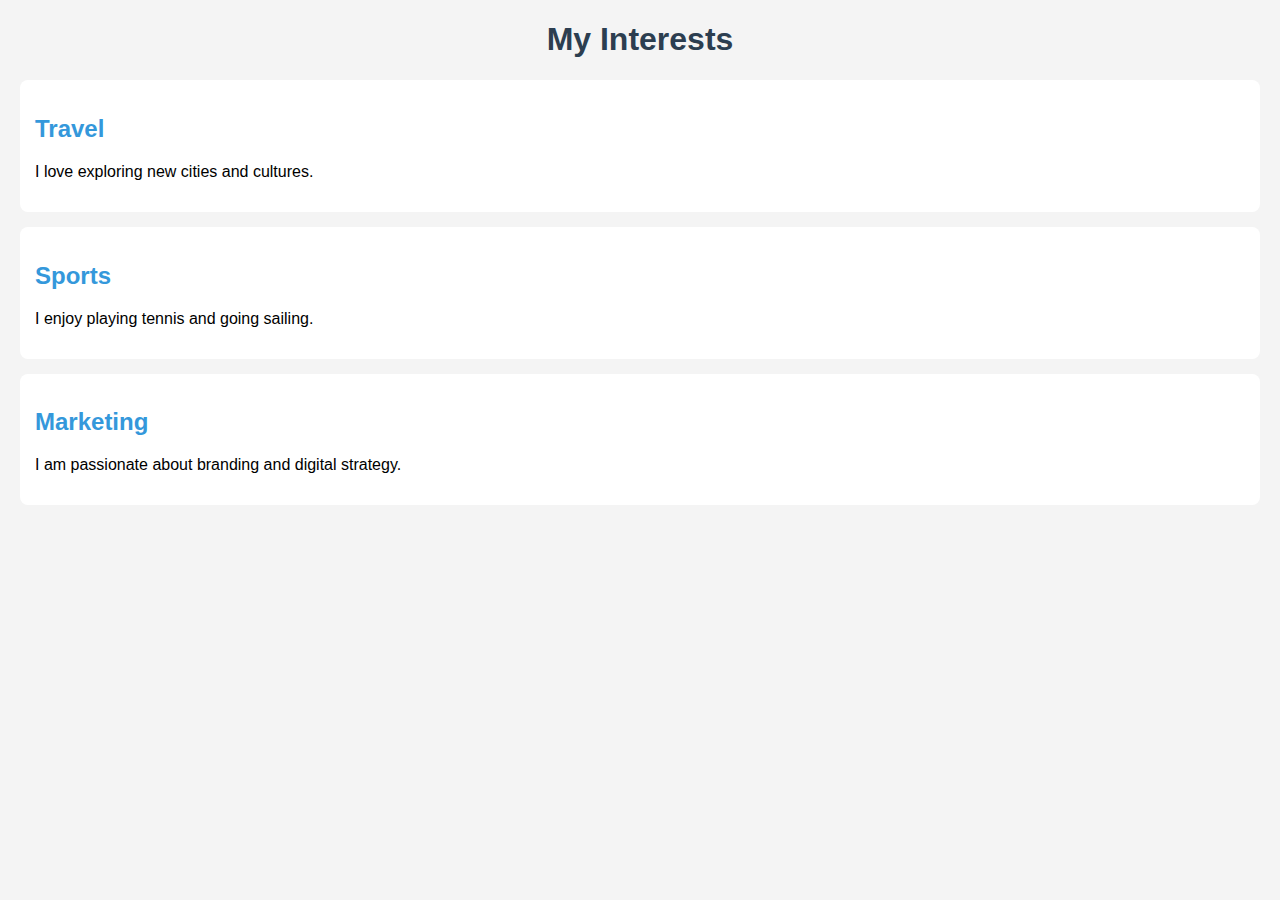
<file: index.html>
<!DOCTYPE html>
<html>
<head>
    <title>My Interests</title>

    <!-- CSS goes inside the style tag -->
    <style>

        /* CSS VARIABLES */
        :root {
            --main-color: #2c3e50;
            --accent-color: #3498db;
            --background-color: #f4f4f4;
        }

        body {
            font-family: Arial, sans-serif;
            background-color: var(--background-color);
            margin: 20px;
        }

        .section-title {
            color: var(--main-color);
            text-align: center;
        }

        .interest {
            background-color: white;
            padding: 15px;
            margin: 15px 0;
            border-radius: 8px;
            transition: transform 0.3s ease;
        }

        .interest:hover {
            transform: scale(1.05);
        }

        .highlight {
            color: var(--accent-color);
        }

    </style>
</head>

<body>

    <h1 class="section-title">My Interests</h1>

    <div class="interest">
        <h2 class="highlight">Travel</h2>
        <p>I love exploring new cities and cultures.</p>
    </div>

    <div class="interest">
        <h2 class="highlight">Sports</h2>
        <p>I enjoy playing tennis and going sailing.</p>
    </div>

    <div class="interest">
        <h2 class="highlight">Marketing</h2>
        <p>I am passionate about branding and digital strategy.</p>
    </div>

</body>
</html>
</file>
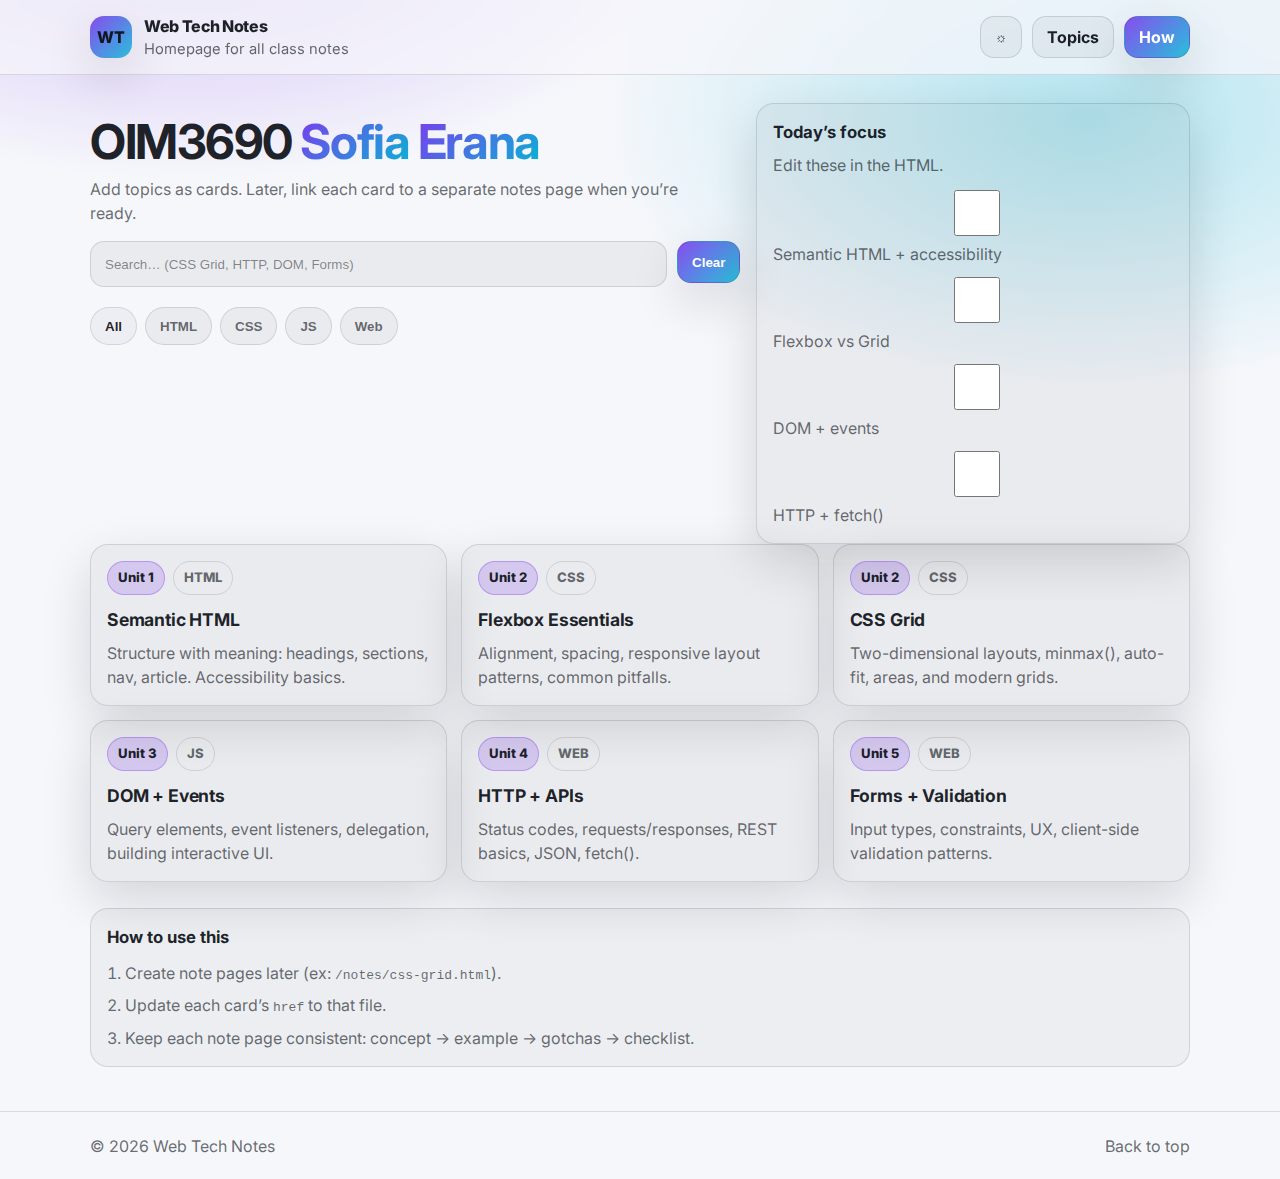
<file: logs/index.html>
<!doctype html>
<html lang="en">

<head>
    <meta charset="UTF-8" />
    <meta name="viewport" content="width=device-width,initial-scale=1" />
    <title>Web Tech Notes</title>
    <meta name="description" content="Web Technologies notes homepage." />
    <link rel="preconnect" href="https://fonts.googleapis.com" />
    <link rel="preconnect" href="https://fonts.gstatic.com" crossorigin />
    <link href="https://fonts.googleapis.com/css2?family=Inter:wght@400;600;700&display=swap" rel="stylesheet" />
    <style>
        :root {
            --bg: #0b0f17;
            --panel: rgba(255, 255, 255, .06);
            --border: rgba(255, 255, 255, .12);
            --text: rgba(255, 255, 255, .92);
            --muted: rgba(255, 255, 255, .68);
            --a1: #7c3aed;
            --a2: #06b6d4;
            --r: 18px;
            --shadow: 0 20px 60px rgba(0, 0, 0, .45)
        }

        :root[data-theme="light"] {
            --bg: #f6f7fb;
            --panel: rgba(10, 14, 20, .05);
            --border: rgba(10, 14, 20, .12);
            --text: rgba(10, 14, 20, .92);
            --muted: rgba(10, 14, 20, .62);
            --shadow: 0 18px 50px rgba(10, 14, 20, .14)
        }

        * {
            box-sizing: border-box
        }

        body {
            margin: 0;
            font-family: Inter, system-ui, -apple-system, Segoe UI, Roboto, Arial, sans-serif;
            color: var(--text);
            background:
                radial-gradient(900px 500px at 15% -10%, rgba(124, 58, 237, .35), transparent 60%),
                radial-gradient(900px 500px at 85% 10%, rgba(6, 182, 212, .28), transparent 55%),
                var(--bg);
            line-height: 1.5
        }

        a {
            color: inherit;
            text-decoration: none
        }

        .wrap {
            width: min(1100px, calc(100% - 2rem));
            margin: 0 auto
        }

        header {
            position: sticky;
            top: 0;
            z-index: 10;
            backdrop-filter: blur(14px);
            background: color-mix(in srgb, var(--bg) 70%, transparent);
            border-bottom: 1px solid var(--border)
        }

        .top {
            display: flex;
            align-items: center;
            justify-content: space-between;
            gap: 12px;
            padding: 14px 0;
            flex-wrap: wrap
        }

        .brand {
            display: flex;
            align-items: center;
            gap: 12px
        }

        .mark {
            width: 42px;
            height: 42px;
            border-radius: 14px;
            display: grid;
            place-items: center;
            font-weight: 800;
            background: linear-gradient(135deg, rgba(124, 58, 237, .9), rgba(6, 182, 212, .85));
            box-shadow: var(--shadow)
        }

        .title {
            font-weight: 800;
            letter-spacing: -.02em
        }

        .sub {
            color: var(--muted);
            font-size: .92rem
        }

        .actions {
            display: flex;
            gap: 10px;
            align-items: center;
            flex-wrap: wrap
        }

        .btn,
        .chip,
        .filter,
        .icon {
            border: 1px solid var(--border);
            background: var(--panel);
            border-radius: 14px;
            color: var(--text);
            height: 42px;
            padding: 0 14px;
            display: inline-flex;
            align-items: center;
            justify-content: center;
            font-weight: 700;
            cursor: pointer
        }

        .btn.primary {
            background: linear-gradient(135deg, rgba(124, 58, 237, .9), rgba(6, 182, 212, .85));
            color: white;
            box-shadow: var(--shadow)
        }

        .icon {
            width: 42px;
            padding: 0;
            border-radius: 14px
        }

        .btn:hover,
        .card:hover,
        .filter:hover,
        .chip:hover,
        .icon:hover {
            transform: translateY(-1px)
        }

        main {
            padding: 28px 0 44px
        }

        .hero {
            display: grid;
            grid-template-columns: 1.2fr .8fr;
            gap: 16px;
            align-items: start
        }

        .pill {
            display: inline-flex;
            gap: 8px;
            align-items: center;
            padding: 8px 12px;
            border-radius: 999px;
            border: 1px solid var(--border);
            background: var(--panel);
            color: var(--muted);
            width: fit-content
        }

        h1 {
            margin: 14px 0 10px;
            font-size: clamp(2rem, 4vw, 3rem);
            line-height: 1.05;
            letter-spacing: -.03em
        }

        .grad {
            background: linear-gradient(135deg, var(--a1), var(--a2));
            -webkit-background-clip: text;
            background-clip: text;
            color: transparent
        }

        .desc {
            margin: 0;
            color: var(--muted);
            max-width: 60ch
        }

        .searchRow {
            margin-top: 16px;
            display: grid;
            grid-template-columns: 1fr auto;
            gap: 10px
        }

        input {
            height: 46px;
            width: 100%;
            padding: 0 14px;
            border-radius: 14px;
            border: 1px solid var(--border);
            background: var(--panel);
            color: var(--text);
            outline: none
        }

        input::placeholder {
            color: color-mix(in srgb, var(--muted) 80%, transparent)
        }

        .panel {
            padding: 16px;
            border-radius: var(--r);
            border: 1px solid var(--border);
            background: var(--panel);
            box-shadow: var(--shadow)
        }

        .panel h2 {
            margin: 0 0 8px;
            font-size: 1.05rem
        }

        .muted {
            color: var(--muted)
        }

        .filters {
            margin: 20px 0 12px;
            display: flex;
            gap: 8px;
            flex-wrap: wrap
        }

        .filter {
            height: 38px;
            border-radius: 999px;
            font-weight: 800;
            color: var(--muted)
        }

        .filter.active {
            color: var(--text);
            background: color-mix(in srgb, var(--panel) 70%, transparent)
        }

        .grid {
            display: grid;
            grid-template-columns: repeat(3, minmax(0, 1fr));
            gap: 14px
        }

        .card {
            padding: 16px;
            border-radius: var(--r);
            border: 1px solid var(--border);
            background: var(--panel);
            box-shadow: var(--shadow);
            transition: transform 140ms ease, border-color 140ms ease
        }

        .card:hover {
            border-color: color-mix(in srgb, var(--a2) 45%, var(--border))
        }

        .topline {
            display: flex;
            gap: 8px;
            align-items: center;
            flex-wrap: wrap
        }

        .badge {
            font-size: .82rem;
            padding: 6px 10px;
            border-radius: 999px;
            font-weight: 800;
            background: rgba(124, 58, 237, .2);
            border: 1px solid rgba(124, 58, 237, .35)
        }

        .badge.ghost {
            background: transparent;
            border: 1px solid var(--border);
            color: var(--muted)
        }

        .card h3 {
            margin: 12px 0 8px;
            font-size: 1.1rem;
            letter-spacing: -.01em
        }

        .card p {
            margin: 0;
            color: var(--muted);
            min-height: 44px
        }

        footer {
            border-top: 1px solid var(--border);
            padding: 22px 0
        }

        .empty {
            display: none;
            margin-top: 12px
        }

        .empty .panel {
            box-shadow: none
        }

        @media (max-width:980px) {
            .hero {
                grid-template-columns: 1fr
            }

            .grid {
                grid-template-columns: repeat(2, 1fr)
            }
        }

        @media (max-width:620px) {
            .grid {
                grid-template-columns: 1fr
            }
        }
    </style>
</head>

<body>
    <header>
        <div class="wrap top">
            <div class="brand">
                <div class="mark" aria-hidden="true">WT</div>
                <div>
                    <div class="title">Web Tech Notes</div>
                    <div class="sub">Homepage for all class notes</div>
                </div>
            </div>

            <div class="actions">
                <button class="icon" id="themeBtn" type="button" aria-label="Toggle theme">☾</button>
                <a class="btn" href="#topics">Topics</a>
                <a class="btn primary" href="#how">How</a>
            </div>
        </div>
    </header>

    <main class="wrap">
        <section class="hero">
            <div>

                <h1>OIM3690 <span class="grad">Sofia</span> <span class="grad">Erana</span></h1>
                <p class="desc">Add topics as cards. Later, link each card to a separate notes page when you’re ready.
                </p>

                <div class="searchRow">
                    <input id="q" type="search" placeholder="Search… (CSS Grid, HTTP, DOM, Forms)" autocomplete="off" />
                    <button class="btn primary" id="clear" type="button">Clear</button>
                </div>

                <div class="filters" role="group" aria-label="Filters">
                    <button class="filter active" data-filter="all" type="button">All</button>
                    <button class="filter" data-filter="html" type="button">HTML</button>
                    <button class="filter" data-filter="css" type="button">CSS</button>
                    <button class="filter" data-filter="js" type="button">JS</button>
                    <button class="filter" data-filter="web" type="button">Web</button>
                </div>
            </div>

            <aside class="panel">
                <h2>Today’s focus</h2>
                <p class="muted" style="margin:0 0 10px;">Edit these in the HTML.</p>
                <div class="muted" style="display:grid;gap:8px;">
                    <label><input type="checkbox" /> Semantic HTML + accessibility</label>
                    <label><input type="checkbox" /> Flexbox vs Grid</label>
                    <label><input type="checkbox" /> DOM + events</label>
                    <label><input type="checkbox" /> HTTP + fetch()</label>
                </div>
            </aside>
        </section>

        <section id="topics">
            <div class="grid" id="grid" aria-live="polite">
                <!-- Change href later to /notes/... pages -->
                <a class="card" href="#" data-tags="html web">
                    <div class="topline"><span class="badge">Unit 1</span><span class="badge ghost">HTML</span></div>
                    <h3>Semantic HTML</h3>
                    <p>Structure with meaning: headings, sections, nav, article. Accessibility basics.</p>
                </a>

                <a class="card" href="#" data-tags="css">
                    <div class="topline"><span class="badge">Unit 2</span><span class="badge ghost">CSS</span></div>
                    <h3>Flexbox Essentials</h3>
                    <p>Alignment, spacing, responsive layout patterns, common pitfalls.</p>
                </a>

                <a class="card" href="#" data-tags="css">
                    <div class="topline"><span class="badge">Unit 2</span><span class="badge ghost">CSS</span></div>
                    <h3>CSS Grid</h3>
                    <p>Two-dimensional layouts, minmax(), auto-fit, areas, and modern grids.</p>
                </a>

                <a class="card" href="#" data-tags="js">
                    <div class="topline"><span class="badge">Unit 3</span><span class="badge ghost">JS</span></div>
                    <h3>DOM + Events</h3>
                    <p>Query elements, event listeners, delegation, building interactive UI.</p>
                </a>

                <a class="card" href="#" data-tags="web">
                    <div class="topline"><span class="badge">Unit 4</span><span class="badge ghost">WEB</span></div>
                    <h3>HTTP + APIs</h3>
                    <p>Status codes, requests/responses, REST basics, JSON, fetch().</p>
                </a>

                <a class="card" href="#" data-tags="web js">
                    <div class="topline"><span class="badge">Unit 5</span><span class="badge ghost">WEB</span></div>
                    <h3>Forms + Validation</h3>
                    <p>Input types, constraints, UX, client-side validation patterns.</p>
                </a>
            </div>

            <div class="empty" id="empty">
                <div class="panel">
                    <h2 style="margin:0 0 6px;">No matches</h2>
                    <p class="muted" style="margin:0;">Try a different search or filter.</p>
                </div>
            </div>
        </section>

        <section id="how" style="margin-top:26px;">
            <div class="panel" style="box-shadow:none;background:color-mix(in srgb,var(--panel) 75%, transparent);">
                <h2>How to use this</h2>
                <ol class="muted" style="margin:10px 0 0;padding-left:18px;display:grid;gap:8px;">
                    <li>Create note pages later (ex: <code>/notes/css-grid.html</code>).</li>
                    <li>Update each card’s <code>href</code> to that file.</li>
                    <li>Keep each note page consistent: concept → example → gotchas → checklist.</li>
                </ol>
            </div>
        </section>
    </main>

    <footer>
        <div class="wrap muted" style="display:flex;justify-content:space-between;gap:10px;flex-wrap:wrap;">
            <span>© <span id="y"></span> Web Tech Notes</span>
            <a href="#top" onclick="window.scrollTo({top:0,behavior:'smooth'});return false;">Back to top</a>
        </div>
    </footer>

    <script>
        // Theme (dark/light)
        const root = document.documentElement;
        const themeBtn = document.getElementById("themeBtn");
        const saved = localStorage.getItem("theme");
        const prefersLight = window.matchMedia && window.matchMedia("(prefers-color-scheme: light)").matches;

        function setTheme(t) {
            root.setAttribute("data-theme", t);
            localStorage.setItem("theme", t);
            themeBtn.textContent = (t === "light") ? "☼" : "☾";
        }
        setTheme(saved || (prefersLight ? "light" : "dark"));
        themeBtn.addEventListener("click", () => {
            const cur = root.getAttribute("data-theme") || "dark";
            setTheme(cur === "dark" ? "light" : "dark");
        });

        // Search + filter
        const q = document.getElementById("q");
        const clear = document.getElementById("clear");
        const filters = Array.from(document.querySelectorAll(".filter"));
        const cards = Array.from(document.querySelectorAll(".card"));
        const empty = document.getElementById("empty");

        function activeFilter() {
            return (filters.find(b => b.classList.contains("active"))?.dataset.filter) || "all";
        }
        function norm(s) { return (s || "").toLowerCase().trim(); }

        function apply() {
            const query = norm(q.value);
            const f = activeFilter();
            let shown = 0;

            cards.forEach(card => {
                const tags = norm(card.dataset.tags);
                const text = norm(card.innerText);
                const okSearch = !query || text.includes(query) || tags.includes(query);
                const okFilter = f === "all" || tags.split(/\s+/).includes(f);
                const show = okSearch && okFilter;
                card.hidden = !show;
                if (show) shown++;
            });

            empty.style.display = shown ? "none" : "block";
        }

        q.addEventListener("input", apply);
        clear.addEventListener("click", () => { q.value = ""; q.focus(); apply(); });

        filters.forEach(btn => btn.addEventListener("click", () => {
            filters.forEach(b => b.classList.remove("active"));
            btn.classList.add("active");
            apply();
        }));

        document.getElementById("y").textContent = new Date().getFullYear();
        apply();
    </script>
</body>

</html>
</file>
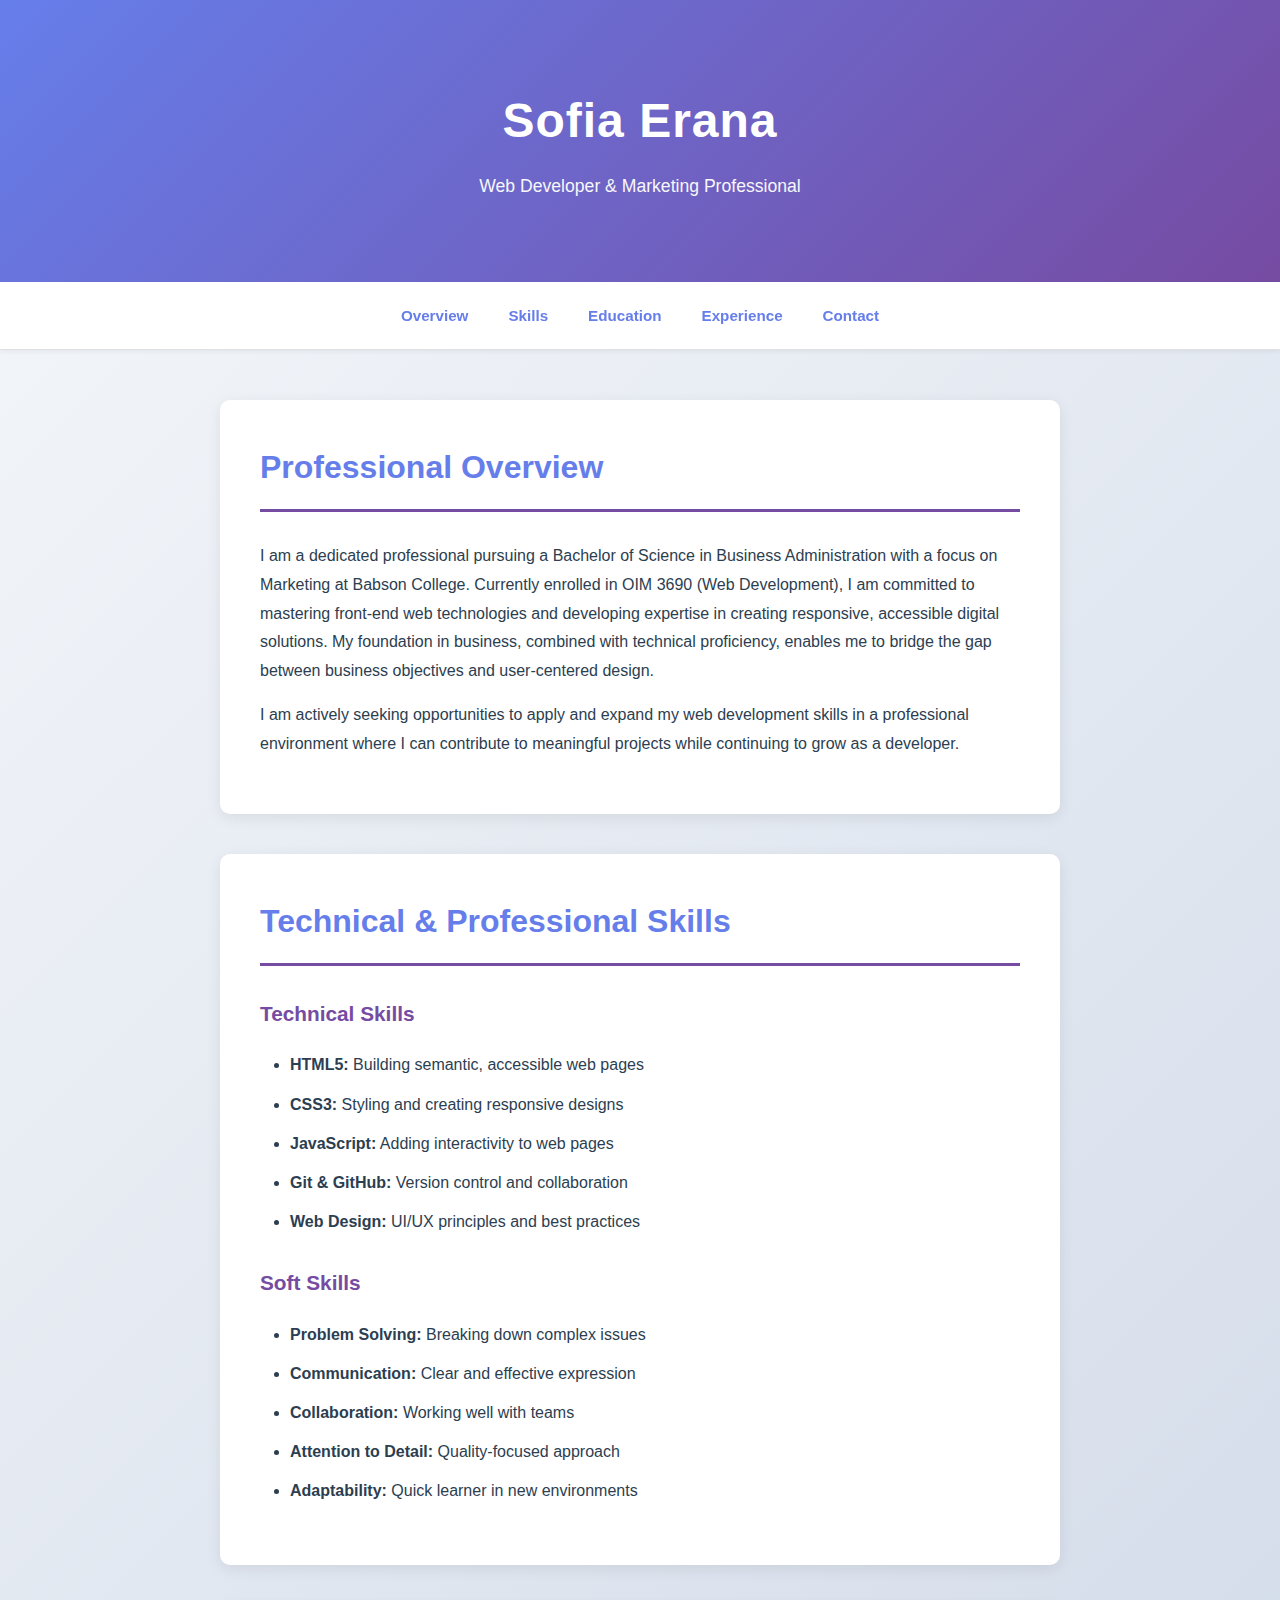
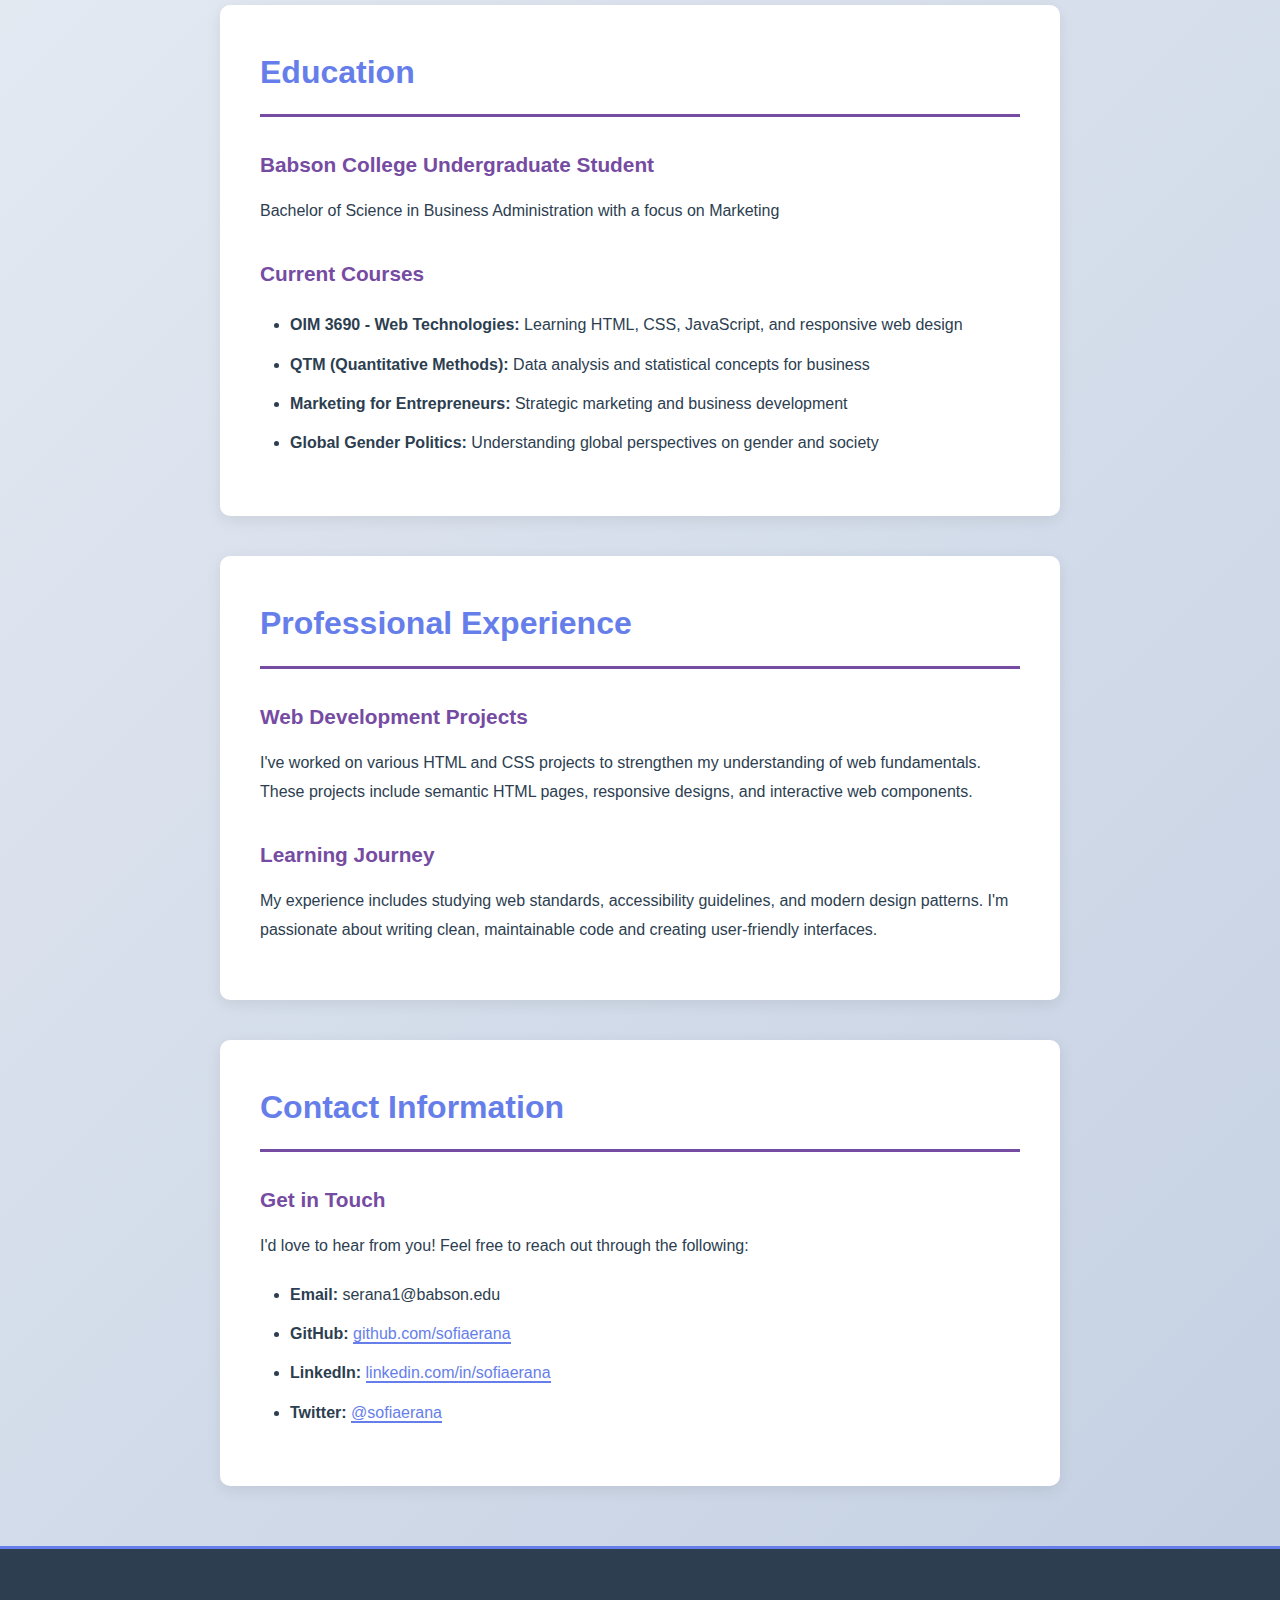
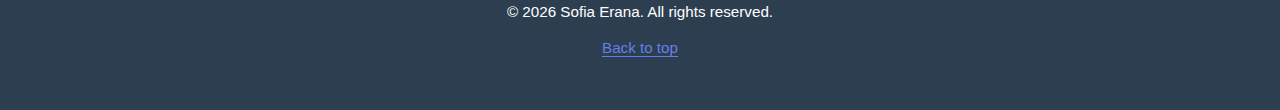
<file: about-me.html>
<!DOCTYPE html>
<html lang="en">
<head>
    <meta charset="UTF-8">
    <meta name="viewport" content="width=device-width, initial-scale=1.0">
    <title>About Me</title>
    <link rel="stylesheet" href="css/about-me.css">
</head>
<body>

    <!-- HEADER SECTION: The top banner of the page -->
    <header>
        <h1>Sofia Erana</h1>
        <p>Web Developer & Marketing Professional</p>
    </header>

    <!-- NAV SECTION: Navigation links -->
    <nav>
        <ul>
            <li><a href="#introduction">Overview</a></li>
            <li><a href="#skills">Skills</a></li>
            <li><a href="#education">Education</a></li>
            <li><a href="#experience">Experience</a></li>
            <li><a href="#contact">Contact</a></li>
        </ul>
    </nav>

    <!-- MAIN SECTION: The primary content -->
    <main>

        <!-- SECTION 1: Introduction -->
        <section id="introduction">
            <h2>Professional Overview</h2>

            <article>
                <p>
                    I am a dedicated professional pursuing a Bachelor of Science in Business Administration with a focus on Marketing at Babson College. 
                    Currently enrolled in OIM 3690 (Web Development), I am committed to mastering front-end web technologies and developing expertise in creating 
                    responsive, accessible digital solutions. My foundation in business, combined with technical proficiency, enables me to bridge the gap 
                    between business objectives and user-centered design.
                </p>
                <p>
                    I am actively seeking opportunities to apply and expand my web development skills in a professional environment where I can contribute 
                    to meaningful projects while continuing to grow as a developer.
                </p>
            </article>
        </section>

        <!-- SECTION 2: Skills -->
        <section id="skills">
            <h2>Technical & Professional Skills</h2>

            <article>
                <h3>Technical Skills</h3>
                <ul>
                    <li><strong>HTML5:</strong> Building semantic, accessible web pages</li>
                    <li><strong>CSS3:</strong> Styling and creating responsive designs</li>
                    <li><strong>JavaScript:</strong> Adding interactivity to web pages</li>
                    <li><strong>Git & GitHub:</strong> Version control and collaboration</li>
                    <li><strong>Web Design:</strong> UI/UX principles and best practices</li>
                </ul>
            </article>

            <article>
                <h3>Soft Skills</h3>
                <ul>
                    <li><strong>Problem Solving:</strong> Breaking down complex issues</li>
                    <li><strong>Communication:</strong> Clear and effective expression</li>
                    <li><strong>Collaboration:</strong> Working well with teams</li>
                    <li><strong>Attention to Detail:</strong> Quality-focused approach</li>
                    <li><strong>Adaptability:</strong> Quick learner in new environments</li>
                </ul>
            </article>
        </section>

        <!-- SECTION 3: Education -->
        <section id="education">
            <h2>Education</h2>

            <article>
                <h3>Babson College Undergraduate Student</h3>
                <p>
                    Bachelor of Science in Business Administration with a focus on Marketing
                </p>
            </article>

            <article>
                <h3>Current Courses</h3>
                <ul>
                    <li><strong>OIM 3690 - Web Technologies:</strong> Learning HTML, CSS, JavaScript, and responsive web design</li>
                    <li><strong>QTM (Quantitative Methods):</strong> Data analysis and statistical concepts for business</li>
                    <li><strong>Marketing for Entrepreneurs:</strong> Strategic marketing and business development</li>
                    <li><strong>Global Gender Politics:</strong> Understanding global perspectives on gender and society</li>
                </ul>
            </article>
        </section>

        <!-- SECTION 4: Experience -->
        <section id="experience">
            <h2>Professional Experience</h2>

            <article>
                <h3>Web Development Projects</h3>
                <p>
                    I've worked on various HTML and CSS projects to strengthen my understanding of web fundamentals. 
                    These projects include semantic HTML pages, responsive designs, and interactive web components.
                </p>
            </article>

            <article>
                <h3>Learning Journey</h3>
                <p>
                    My experience includes studying web standards, accessibility guidelines, and modern design patterns. 
                    I'm passionate about writing clean, maintainable code and creating user-friendly interfaces.
                </p>
            </article>
        </section>

        <!-- SECTION 5: Contact -->
        <section id="contact">
            <h2>Contact Information</h2>

            <article>
                <h3>Get in Touch</h3>
                <p>
                    I'd love to hear from you! Feel free to reach out through the following:
                </p>
                <ul>
                    <li><strong>Email:</strong> serana1@babson.edu</li>
                    <li><strong>GitHub:</strong> <a href="https://github.com" target="_blank">github.com/sofiaerana</a></li>
                    <li><strong>LinkedIn:</strong> <a href="https://linkedin.com" target="_blank">linkedin.com/in/sofiaerana</a></li>
                    <li><strong>Twitter:</strong> <a href="https://twitter.com" target="_blank">@sofiaerana</a></li>
                </ul>
            </article>
        </section>

    </main>

    <!-- FOOTER SECTION: Bottom of the page -->
    <footer>
        <p>&copy; 2026 Sofia Erana. All rights reserved.</p>
        <p><a href="#introduction">Back to top</a></p>
    </footer>

</body>
</html>
</file>
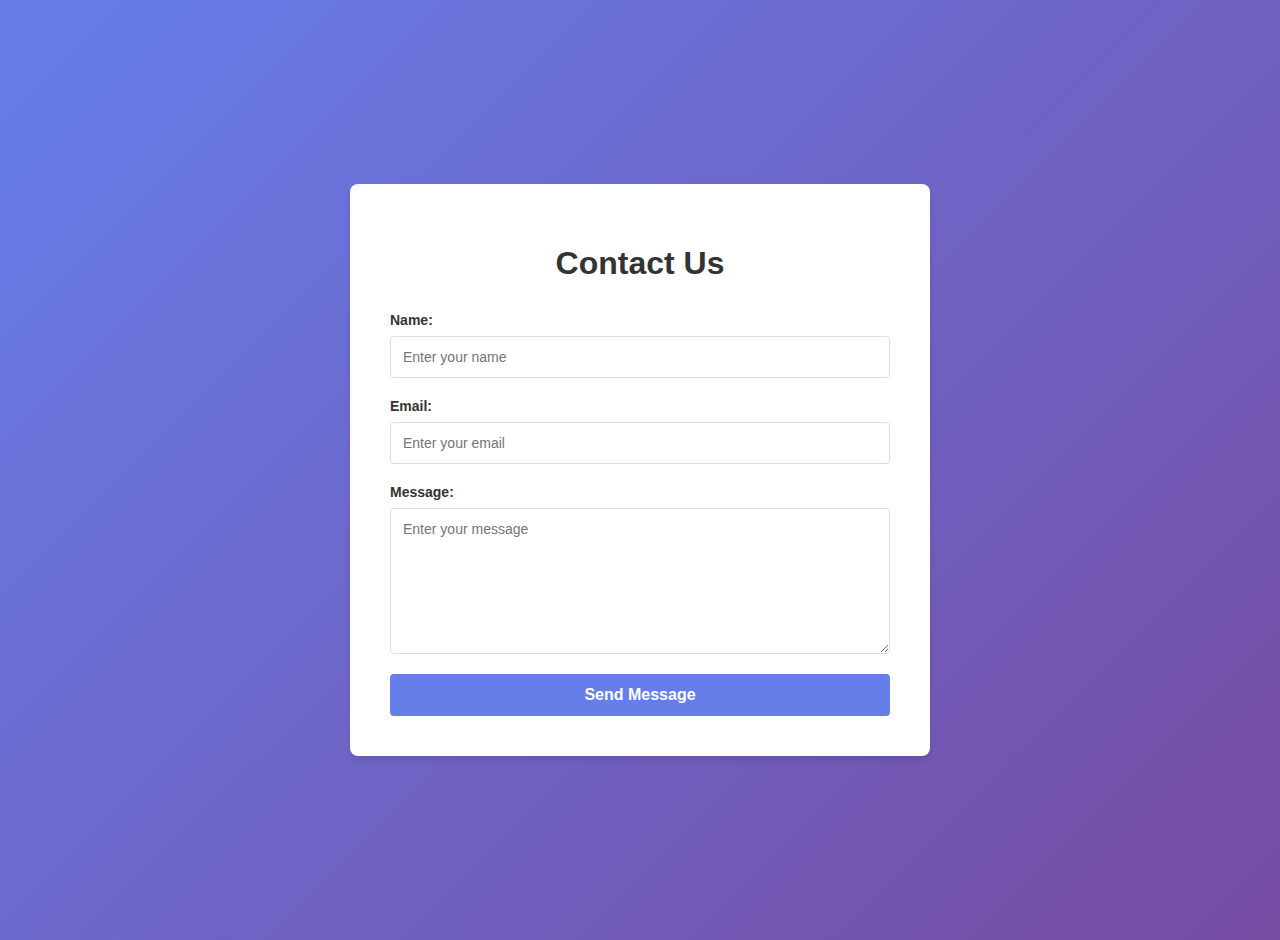
<file: contact.html>
<!DOCTYPE html>
<html lang="en">
<head>
    <meta charset="UTF-8">
    <meta name="viewport" content="width=device-width, initial-scale=1.0">
    <title>Contact Us</title>
    <link rel="stylesheet" href="css/contact.css">
</head>
<body>
    <div class="container">
        <h1>Contact Us</h1>
        <form action="https://oim.108122.xyz/echo/view" method="post">
            <div class="form-group">
                <label for="name">Name:</label>
                <input type="text" id="name" name="name" placeholder="Enter your name" required>
            </div>

            <div class="form-group">
                <label for="email">Email:</label>
                <input type="email" id="email" name="email" placeholder="Enter your email" required>
            </div>

            <div class="form-group">
                <label for="message">Message:</label>
                <textarea id="message" name="message" placeholder="Enter your message" rows="5" required></textarea>
            </div>

            <button type="submit">Send Message</button>
        </form>
    </div>
</body>
</html>
</file>
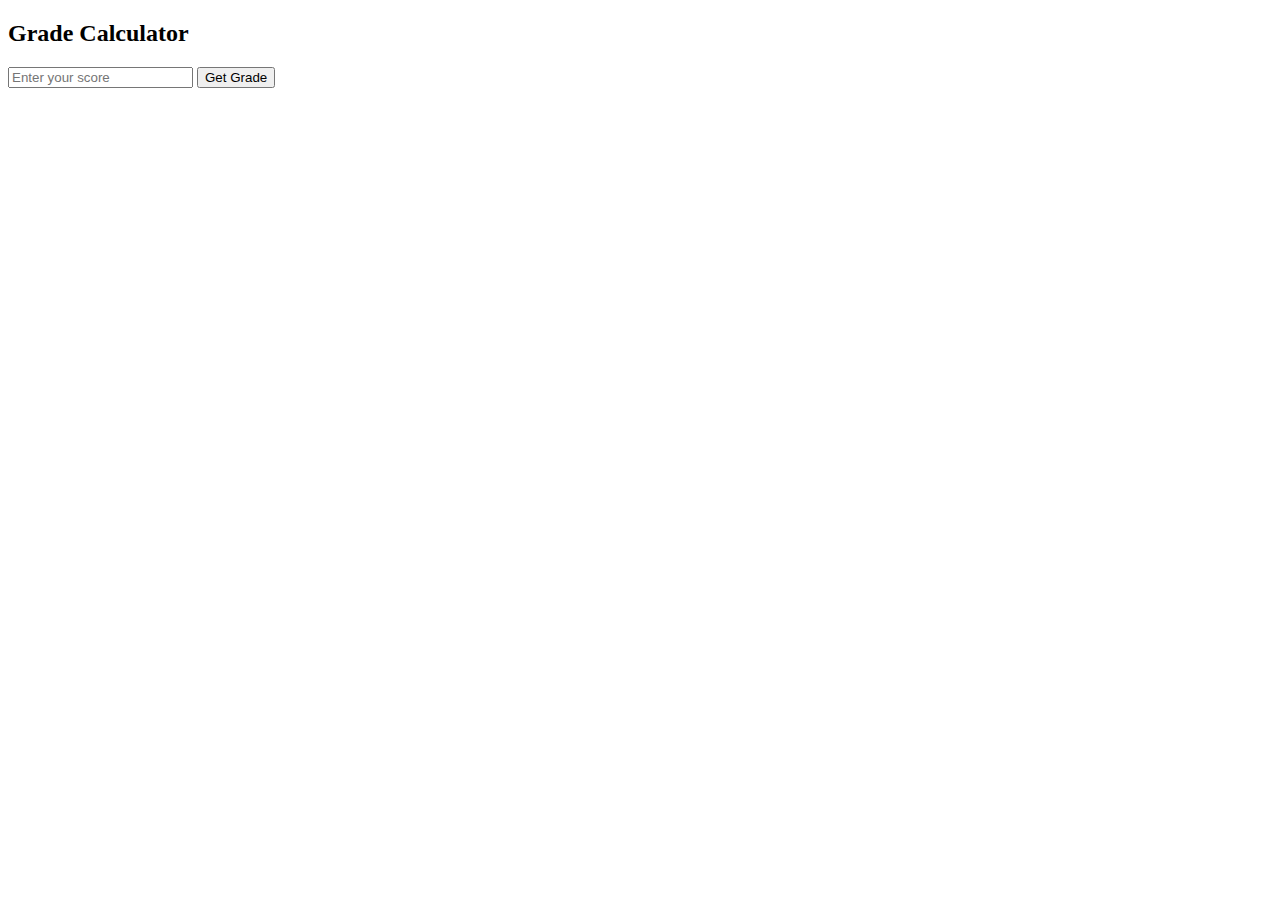
<file: grade-calculator.html>
<!DOCTYPE html>
<html lang="en">
<head>
	<meta charset="UTF-8">
	<meta name="viewport" content="width=device-width, initial-scale=1.0">
	<title>Grade Calculator</title>
</head>
<body>
	<h2>Grade Calculator</h2>
	<input id="scoreInput" type="number" placeholder="Enter your score">
	<button onclick="showGrade()">Get Grade</button>
	<p id="result"></p>

	<script>
		function getGrade(score) {
			if (score >= 90) {
				return "A";
			} else if (score >= 80) {
				return "B";
			} else if (score >= 70) {
				return "C";
			} else if (score >= 60) {
				return "D";
			} else {
				return "F";
			}
		}

		function showGrade() {
			var input = document.getElementById('scoreInput');
			var score = Number(input.value);
			var result = document.getElementById('result');
			if (isNaN(score) || score < 0 || score > 100) {
				result.textContent = "Please enter a valid score between 0 and 100.";
			} else {
				result.textContent = "Your grade is: " + getGrade(score);
			}
		}
	</script>
</body>
</html>
</file>
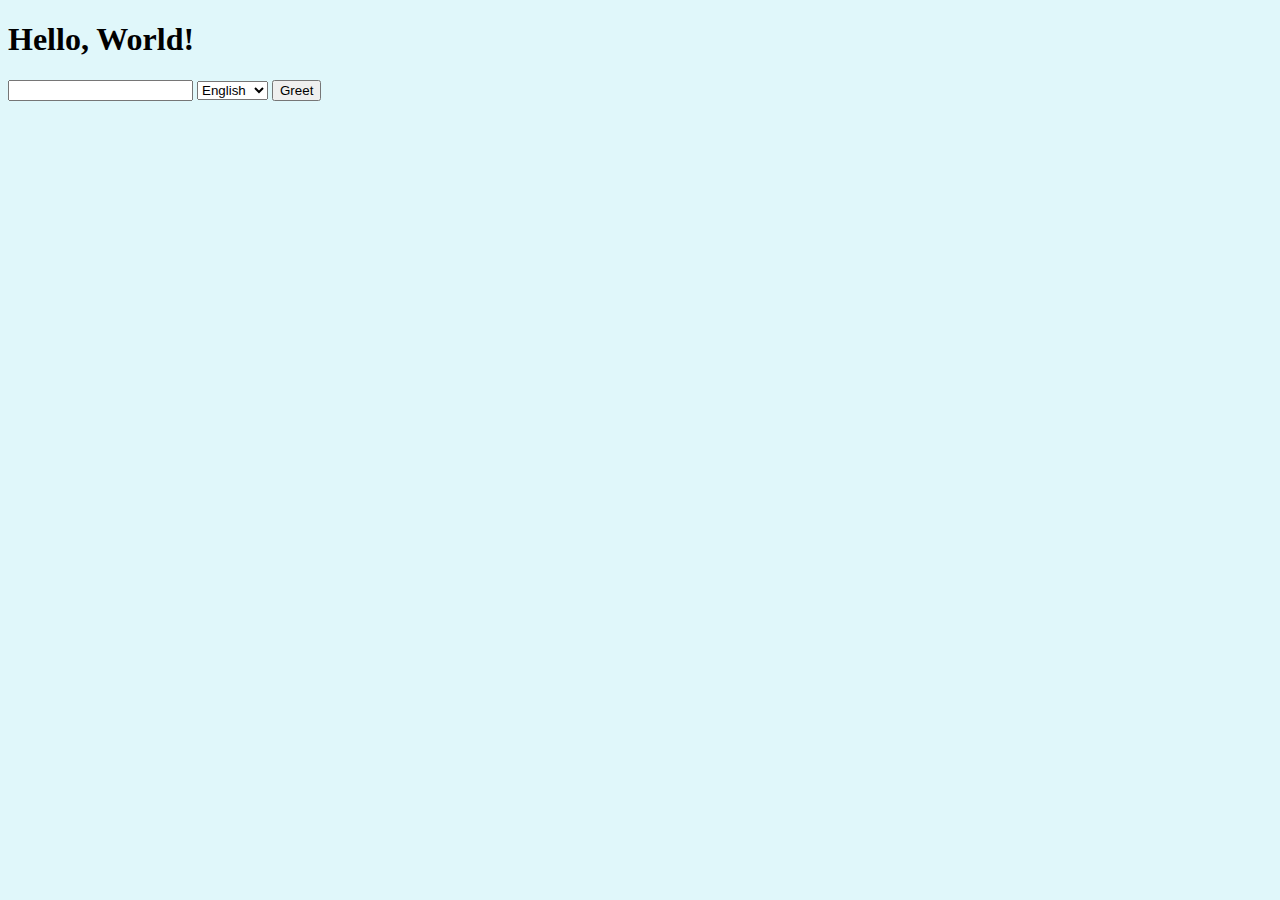
<file: greeting.html>
<!DOCTYPE html>
<html lang="en">
<head>
    <meta charset="UTF-8">
    <meta name="viewport" content="width=device-width, initial-scale=1.0">
    <title>Document</title>
</head>
<body>
    <h1>Hello, World!</h1>


    <input id="name" type="text">
    <select id="language">
        <option value="en">English</option>
        <option value="es">Spanish</option>
        <option value="zh">Chinese</option>
    </select>
    <button id="greet-btn">Greet</button>
    <p id="greeting"></p>

    <style>
    body {
        transition: background 0.5s;
    }
    #greeting {
        opacity: 0;
        transform: translateY(20px);
        transition: opacity 0.6s, transform 0.6s;
        font-size: 1.5em;
        margin-top: 1em;
        color: #333;
        text-align: center;
    }
    #greeting.show {
        opacity: 1;
        transform: translateY(0);
    }
    </style>
    <script>
    const input = document.querySelector('#name');
    const button = document.querySelector('#greet-btn');
    const p = document.querySelector('#greeting');
    const language = document.querySelector('#language');
    const greetings = {
        en: 'Hello',
        es: '¡Hola',
        zh: '你好'
    };

    function setBackground(lang) {
        if (lang === 'en') {
            document.body.style.background = '#e0f7fa'; // light blue
        } else if (lang === 'es') {
            document.body.style.background = '#fff3e0'; // light orange
        } else if (lang === 'zh') {
            document.body.style.background = '#f3e5f5'; // light purple
        }
    }

    language.addEventListener('change', function() {
        setBackground(language.value);
    });

    button.addEventListener('click', function() {
        const name = input.value;
        const lang = language.value;
        let greet = greetings[lang] || 'Hello';
        if (lang === 'zh') {
            p.textContent = `${greet}，${name}！`;
        } else {
            p.textContent = `${greet}, ${name}!`;
        }
        p.classList.remove('show');
        // Animation: force reflow then add class
        void p.offsetWidth;
        p.classList.add('show');
    });

    // Set initial background
    setBackground(language.value);
    </script>
</body>
</html>
</file>
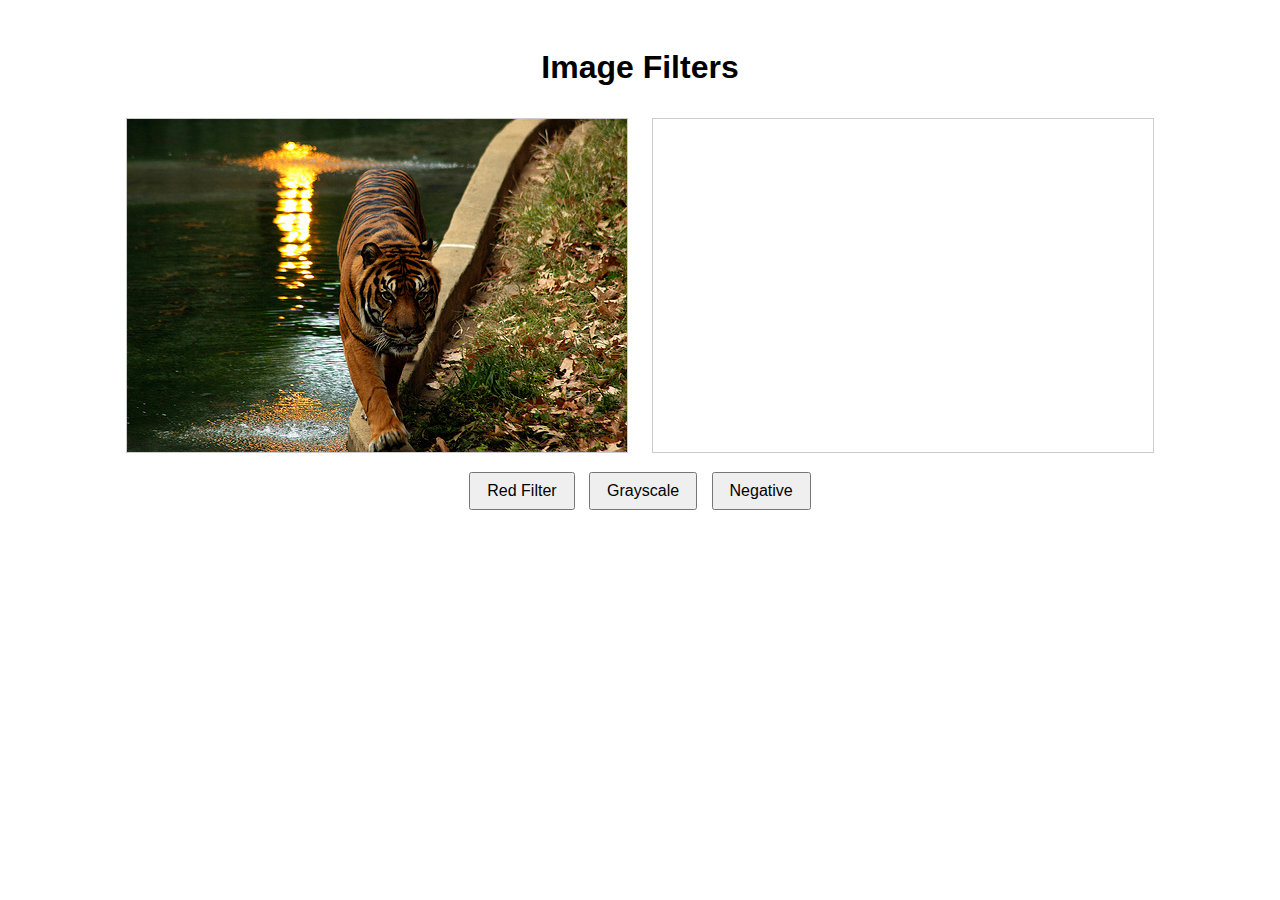
<file: image-filters.html>
<!DOCTYPE html>
<html lang="en">
  <head>
    <meta charset="UTF-8" />
    <meta name="viewport" content="width=device-width, initial-scale=1.0" />
    <title>Image Filters</title>
    <style>
      body {
        font-family: Arial, sans-serif;
        text-align: center;
        padding: 20px;
      }
      canvas {
        border: 1px solid #ccc;
        margin: 10px;
      }
      button {
        padding: 8px 16px;
        margin: 5px;
        font-size: 1em;
        cursor: pointer;
      }
      #rgb-info {
        display: inline-block;
        padding: 8px 16px;
        min-width: 200px;
        border-radius: 4px;
      }
    </style>
  </head>

  <body>
    <h1>Image Filters</h1>
    <div>
      <canvas id="original-canvas"></canvas>
      <canvas id="filtered-canvas"></canvas>
    </div>
    <div>
      <button id="btn-red">Red Filter</button>
      <button id="btn-gray">Grayscale</button>
      <button id="btn-negative">Negative</button>
    </div>
    <h2 id="rgb-info"></h2>

    <script>
      const image = new Image();
      image.src = "images/tiger1.jpg";

      const originalCanvas = document.getElementById("original-canvas");
      const filteredCanvas = document.getElementById("filtered-canvas");
      const originalCtx = originalCanvas.getContext("2d");
      const filteredCtx = filteredCanvas.getContext("2d");
      const rgbInfo = document.getElementById("rgb-info");

      // When the image loads, draw it on the original canvas
      image.onload = function () {
        originalCanvas.width = image.width;
        originalCanvas.height = image.height;
        filteredCanvas.width = image.width;
        filteredCanvas.height = image.height;

        originalCtx.drawImage(image, 0, 0);
      };

      // Color picker: show RGBA value on hover
      originalCanvas.addEventListener("mousemove", function (event) {
        const x = event.offsetX;
        const y = event.offsetY;
        const pixel = originalCtx.getImageData(x, y, 1, 1);
        const d = pixel.data;

        const rgba = `rgba(${d[0]}, ${d[1]}, ${d[2]}, ${(d[3] / 255).toFixed(2)})`;
        rgbInfo.style.background = rgba;
        rgbInfo.textContent = rgba;
        rgbInfo.style.color = d[0] + d[1] + d[2] < 380 ? "white" : "black";
      });

      // Helper: draw image on filtered canvas and return pixel data
      function getFilteredImageData() {
        filteredCtx.drawImage(image, 0, 0);
        return filteredCtx.getImageData(0, 0, filteredCanvas.width, filteredCanvas.height);
      }

      // Red filter (working example)
      function redFilter() {
        const imgData = getFilteredImageData();
        for (let i = 0; i < imgData.data.length; i += 4) {
          // Keep red (imgData.data[i]), zero out green and blue
          imgData.data[i + 1] = 0;
          imgData.data[i + 2] = 0;
        }
        filteredCtx.putImageData(imgData, 0, 0);
      }

      // TODO: Grayscale filter
      // Hint: average R, G, B, then set all three to that average
      function grayscaleFilter() {
        const imgData = getFilteredImageData();
        for (let i = 0; i < imgData.data.length; i += 4) {
          // Your code here
        }
        filteredCtx.putImageData(imgData, 0, 0);
      }

      // TODO: Negative filter
      // Hint: subtract each color value from 255
      function negativeFilter() {
        const imgData = getFilteredImageData();
        for (let i = 0; i < imgData.data.length; i += 4) {
          // Your code here
        }
        filteredCtx.putImageData(imgData, 0, 0);
      }

      // Attach buttons
      document.getElementById("btn-red").addEventListener("click", redFilter);
      document.getElementById("btn-gray").addEventListener("click", grayscaleFilter);
      document.getElementById("btn-negative").addEventListener("click", negativeFilter);
    </script>
  </body>
</html>
</file>
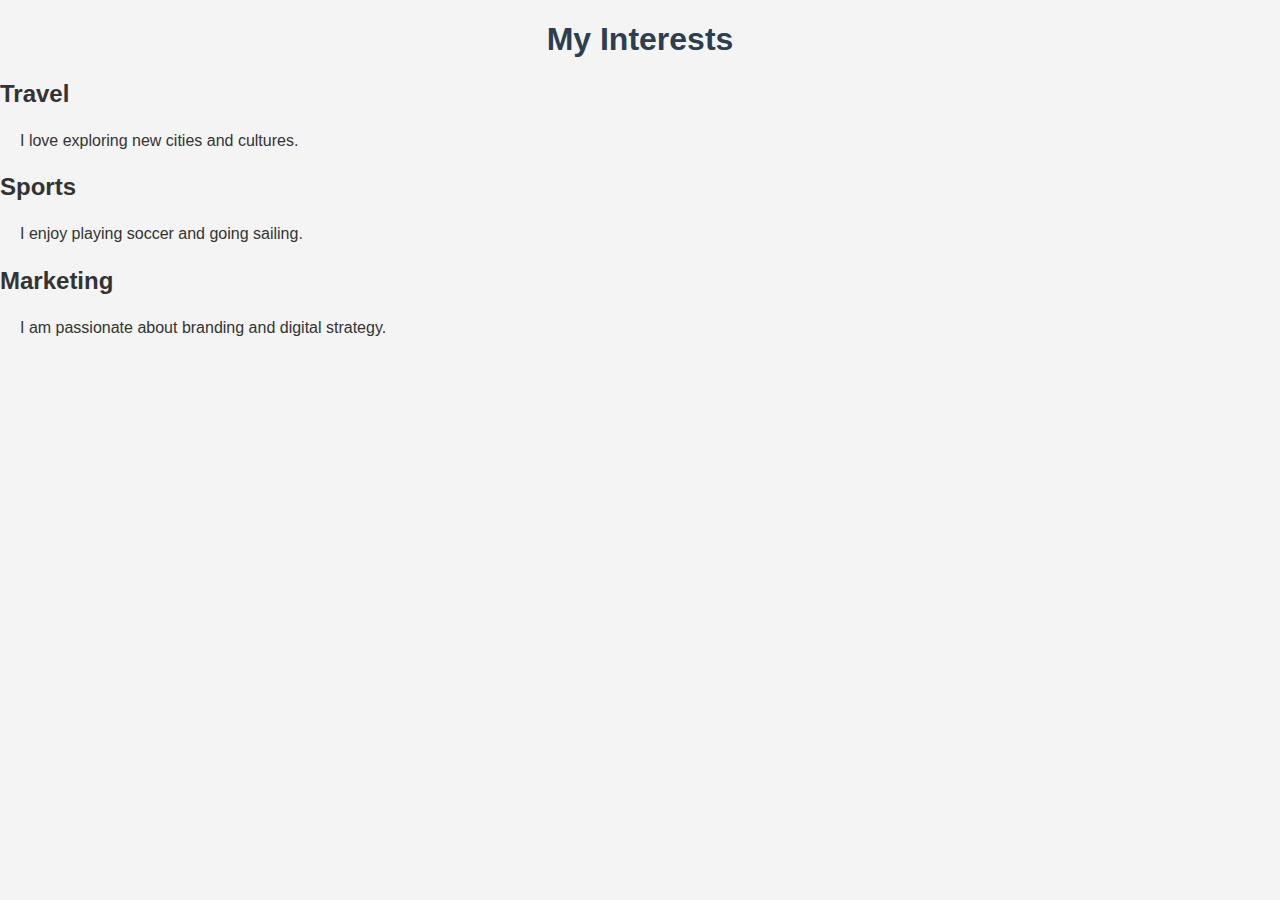
<file: interests.html>
<!DOCTYPE html>
<html>
<head>
    <title>My Interests</title>
    <link rel="stylesheet" href="css/interests.css">
    <style>
        .interest {
            transition: all 0.3s ease;
        }
        
        .interest:hover {
            transform: translateY(-5px);
            box-shadow: 0 8px 16px rgba(0, 0, 0, 0.1);
        }
    </style>
</head>

<body>

    <h1 class="section-title">My Interests</h1>

    <div class="interest">
        <h2 class="highlight">Travel</h2>
        <p>I love exploring new cities and cultures.</p>
    </div>

    <div class="interest">
        <h2 class="highlight">Sports</h2>
        <p>I enjoy playing soccer and going sailing.</p>
    </div>

    <div class="interest">
        <h2 class="highlight">Marketing</h2>
        <p>I am passionate about branding and digital strategy.</p>
    </div>

</body>
</html>
</file>
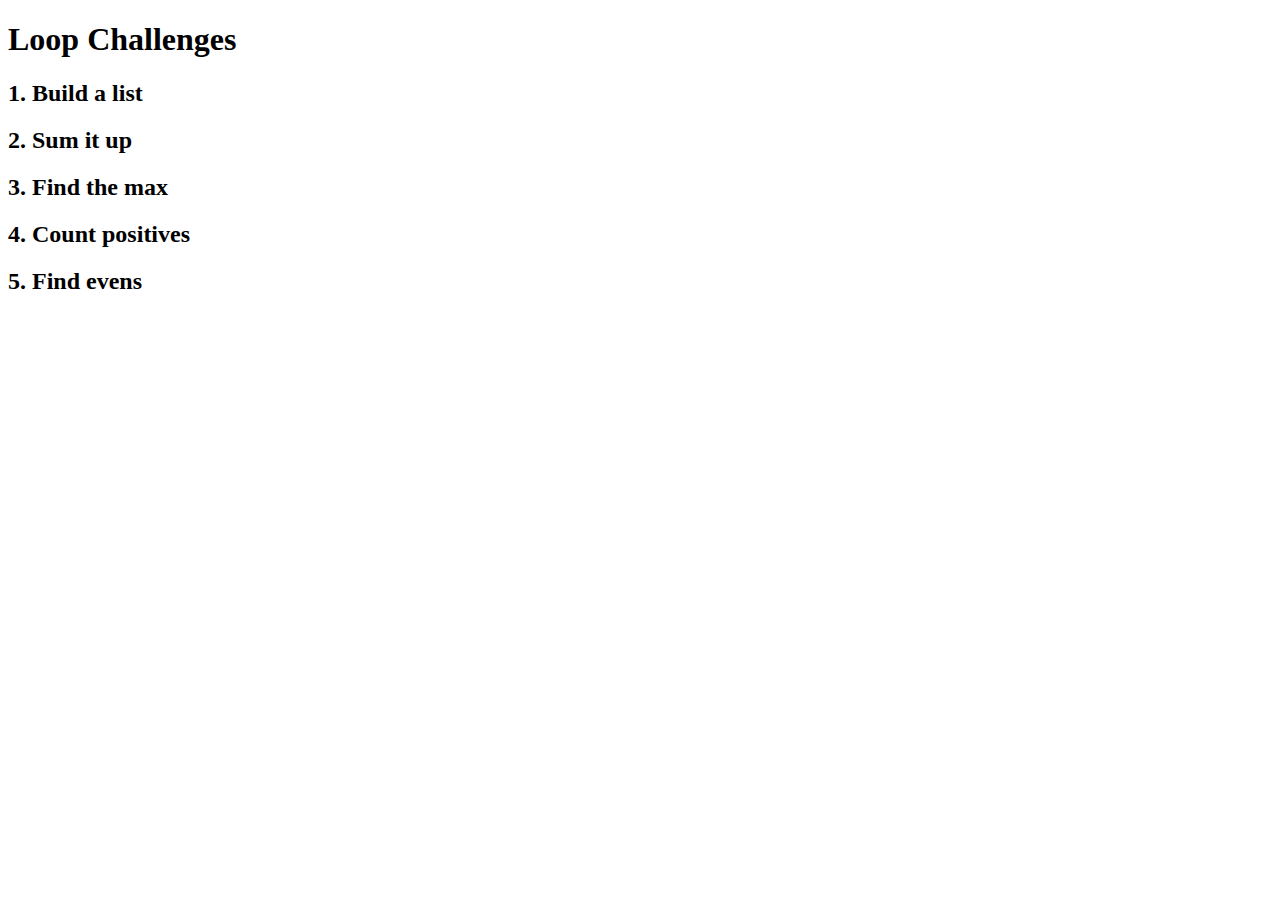
<file: loop-challenges.html>
<!DOCTYPE html>
<html lang="en">
<head>
    <meta charset="UTF-8">
    <meta name="viewport" content="width=device-width, initial-scale=1.0">
    <title>Loop Challenges</title>
</head>
<body>

    <h1>Loop Challenges</h1>

    <h2>1. Build a list</h2>
    <ul id="numberList"></ul>

    <h2>2. Sum it up</h2>
    <p id="sum"></p>

    <h2>3. Find the max</h2>
    <p id="max"></p>

    <h2>4. Count positives</h2>
    <p id="positives"></p>

    <h2>5. Find evens</h2>
    <p id="evens"></p>

    <script>
        const numbers = [4, -8, 15, -16, 23, 42, -3];

        // 1. Build a list
        const ul = document.getElementById("numberList");
        for (let i = 0; i < numbers.length; i++) {
            const item = document.createElement("li");
            item.textContent = numbers[i];
            ul.appendChild(item);
        }

        // 2. Sum it up
        let sum = 0;
        for (let i = 0; i < numbers.length; i++) {
            sum += numbers[i];
        }
        document.getElementById("sum").textContent = "Total: " + sum;

        // 3. Find the max
        let max = numbers[0];
        for (let i = 1; i < numbers.length; i++) {
            if (numbers[i] > max) {
                max = numbers[i];
            }
        }
        document.getElementById("max").textContent = "Largest number: " + max;

        // 4. Count positives
        let count = 0;
        for (let i = 0; i < numbers.length; i++) {
            if (numbers[i] > 0) {
                count++;
            }
        }
        document.getElementById("positives").textContent = "Positive numbers: " + count;

        // 5.
</file>
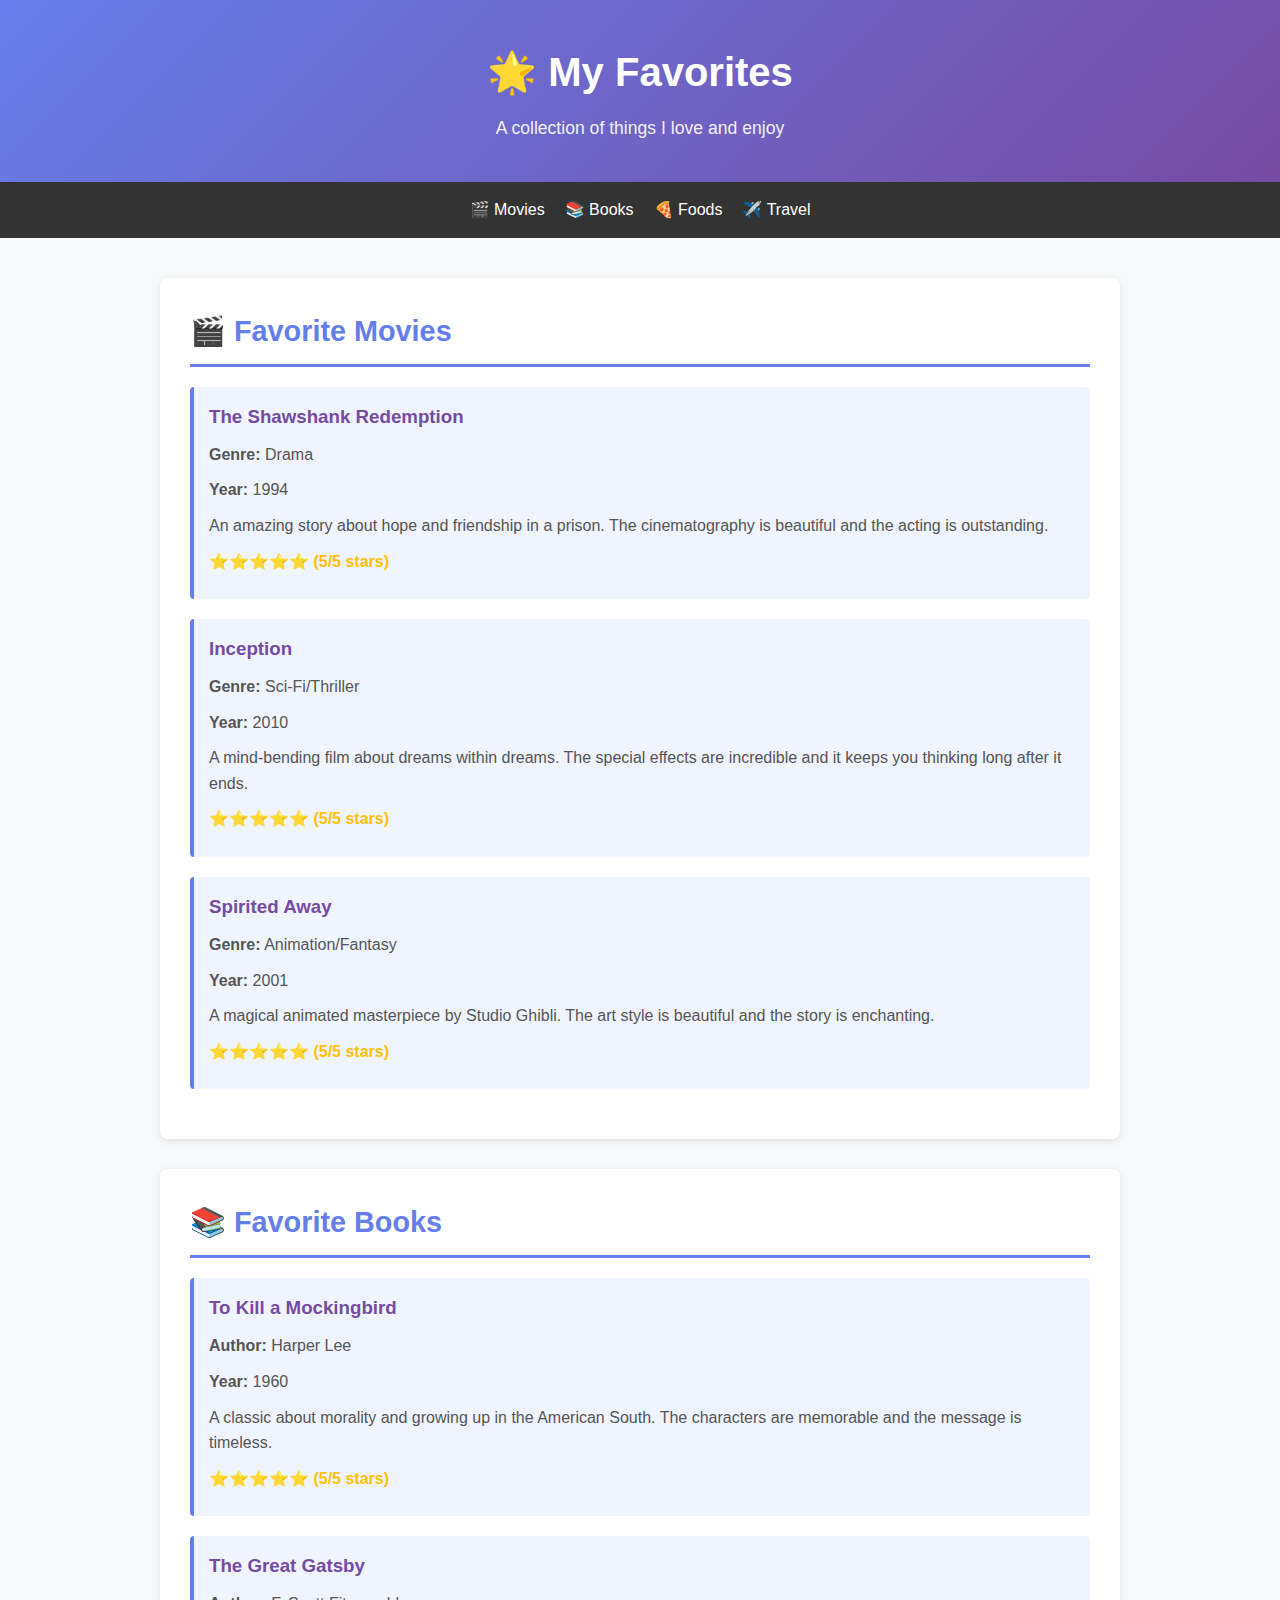
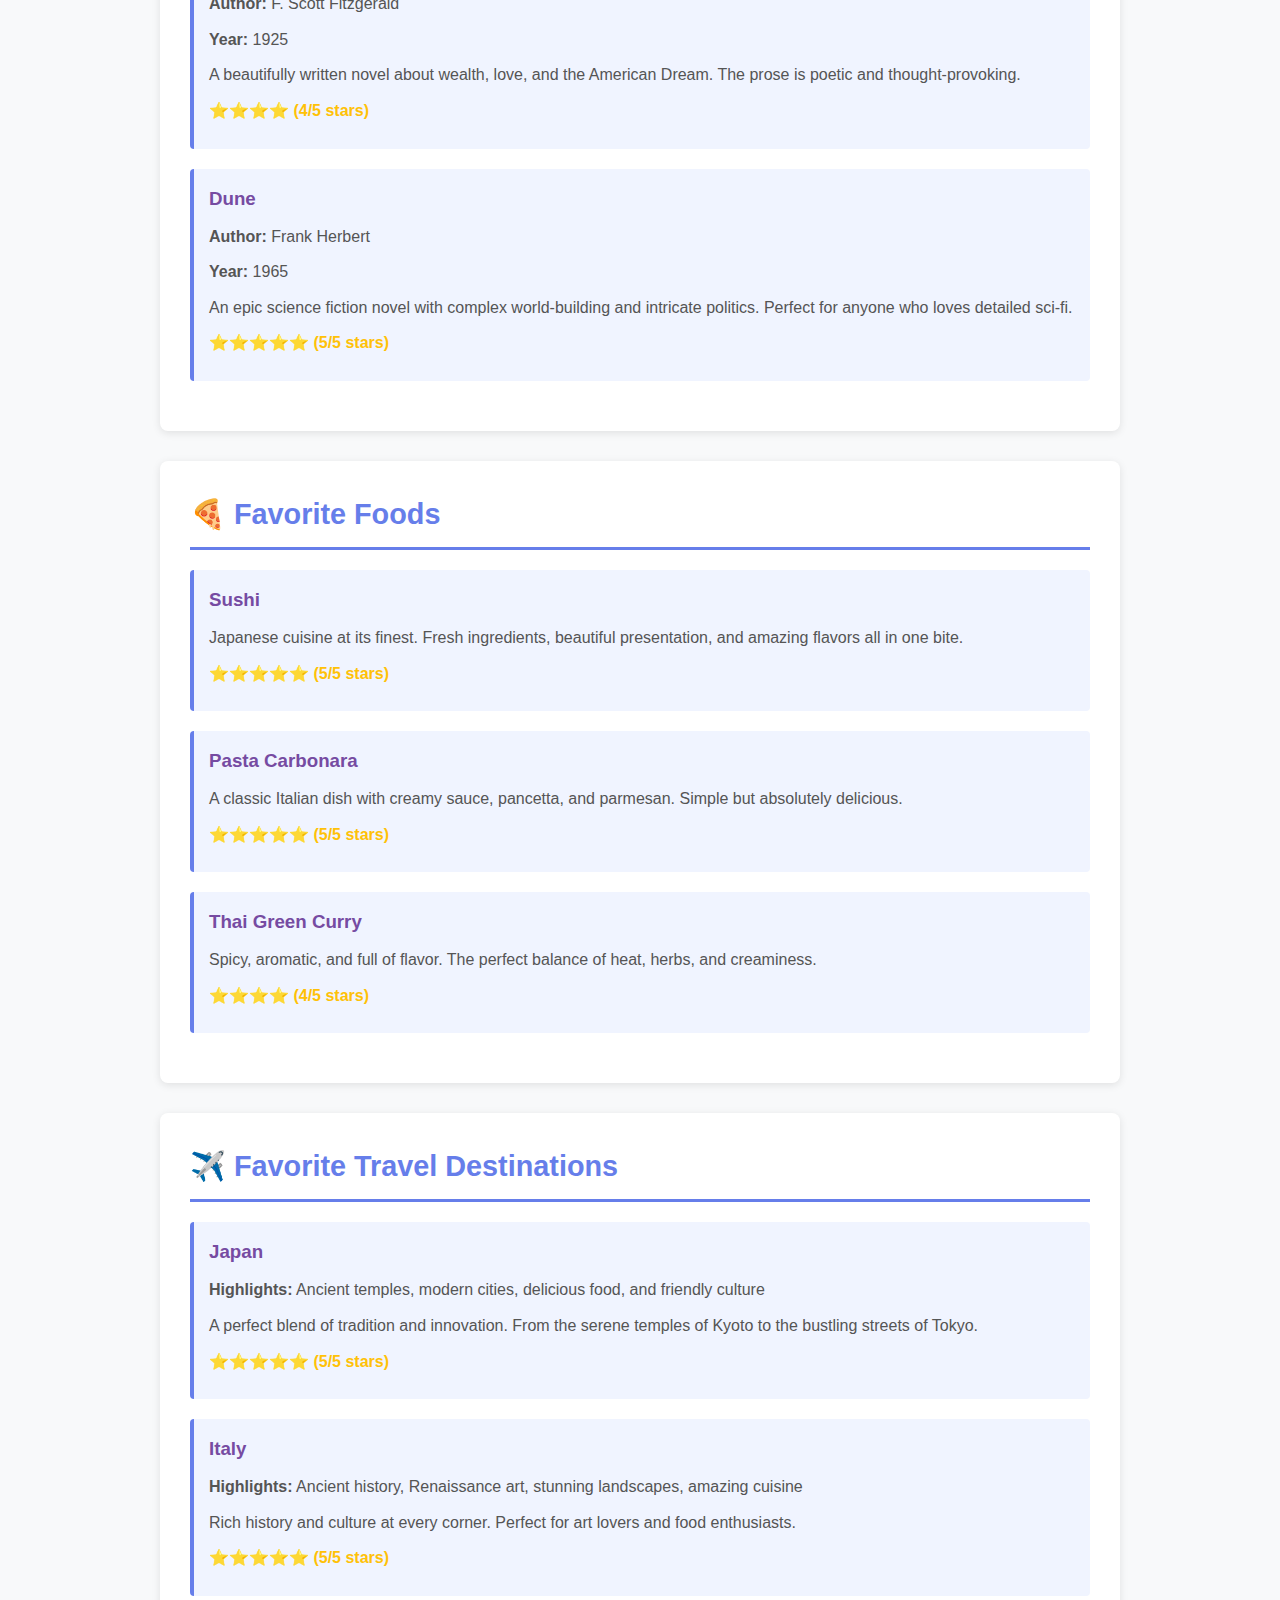
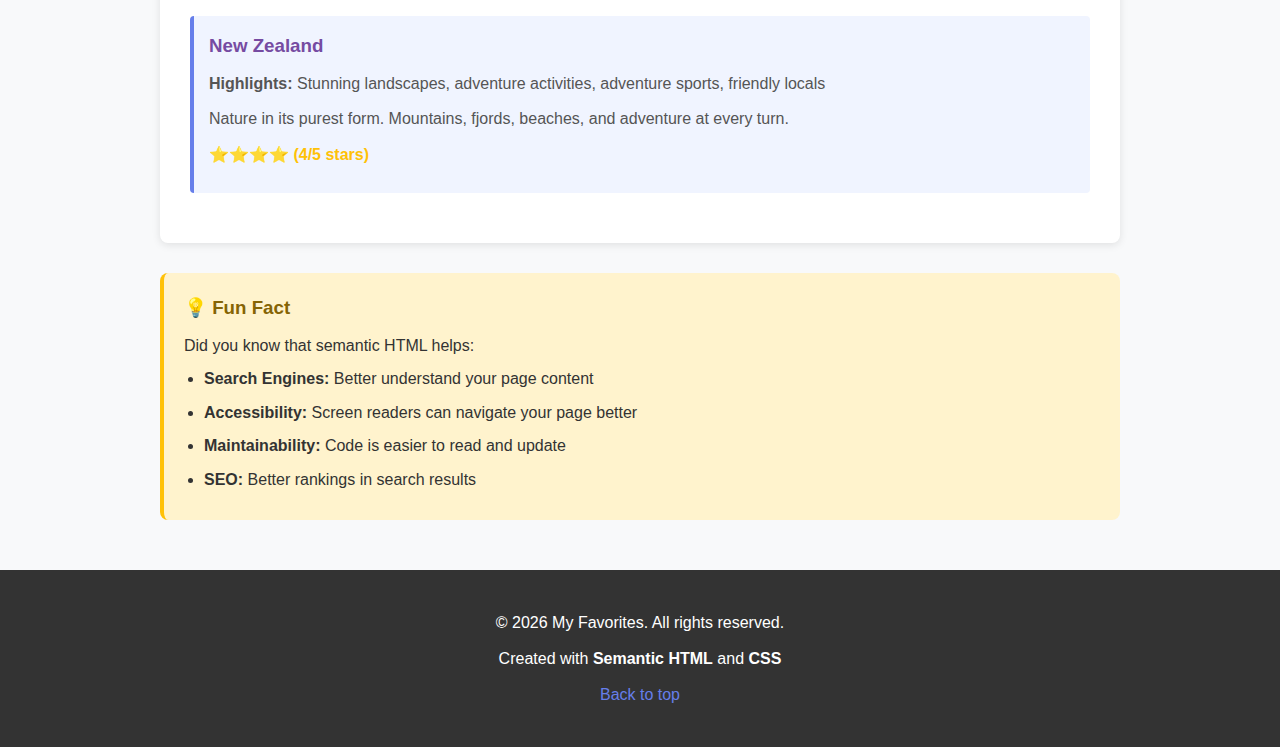
<file: my-favorites.html>
<!DOCTYPE html>
<html lang="en">
<head>
    <meta charset="UTF-8">
    <meta name="viewport" content="width=device-width, initial-scale=1.0">
    <title>My Favorites</title>
    <style>
        * {
            margin: 0;
            padding: 0;
            box-sizing: border-box;
        }

        body {
            font-family: 'Segoe UI', Tahoma, Geneva, Verdana, sans-serif;
            line-height: 1.6;
            color: #333;
            background-color: #f8f9fa;
        }

        /* Header Styles */
        header {
            background: linear-gradient(135deg, #667eea 0%, #764ba2 100%);
            color: white;
            padding: 40px 20px;
            text-align: center;
            box-shadow: 0 2px 10px rgba(0,0,0,0.1);
        }

        header h1 {
            font-size: 2.5em;
            margin-bottom: 10px;
        }

        header p {
            font-size: 1.1em;
            opacity: 0.9;
        }

        /* Navigation Styles */
        nav {
            background-color: #333;
            padding: 15px;
            text-align: center;
        }

        nav ul {
            list-style: none;
            display: flex;
            justify-content: center;
            gap: 20px;
            flex-wrap: wrap;
        }

        nav a {
            color: white;
            text-decoration: none;
            font-weight: 500;
            transition: color 0.3s;
        }

        nav a:hover {
            color: #667eea;
        }

        /* Main Content Styles */
        main {
            max-width: 1000px;
            margin: 40px auto;
            padding: 0 20px;
        }

        section {
            background: white;
            margin-bottom: 30px;
            padding: 30px;
            border-radius: 8px;
            box-shadow: 0 2px 8px rgba(0,0,0,0.1);
        }

        section h2 {
            color: #667eea;
            margin-bottom: 20px;
            font-size: 1.8em;
            border-bottom: 3px solid #667eea;
            padding-bottom: 10px;
        }

        /* Article Styles */
        article {
            margin-bottom: 20px;
            padding: 15px;
            background-color: #f0f4ff;
            border-left: 4px solid #667eea;
            border-radius: 4px;
        }

        article h3 {
            color: #764ba2;
            margin-bottom: 8px;
        }

        article p {
            margin: 10px 0;
            color: #555;
        }

        article .rating {
            color: #ffc107;
            font-weight: bold;
            margin-top: 10px;
        }

        /* Aside Styles */
        aside {
            background-color: #fff3cd;
            padding: 20px;
            border-radius: 8px;
            margin-top: 30px;
            border-left: 4px solid #ffc107;
        }

        aside h3 {
            color: #856404;
            margin-bottom: 10px;
        }

        aside ul {
            margin-left: 20px;
        }

        aside li {
            margin: 8px 0;
            color: #333;
        }

        /* Footer Styles */
        footer {
            background-color: #333;
            color: white;
            text-align: center;
            padding: 30px 20px;
            margin-top: 50px;
        }

        footer p {
            margin: 10px 0;
        }

        footer a {
            color: #667eea;
            text-decoration: none;
        }

        footer a:hover {
            text-decoration: underline;
        }
    </style>
</head>
<body>

    <!-- HEADER SECTION: The top banner of the page -->
    <!-- <header> is a semantic tag that represents introductory content or a group of introductory/navigational aids -->
    <header>
        <h1>🌟 My Favorites</h1>
        <p>A collection of things I love and enjoy</p>
    </header>

    <!-- NAV SECTION: Navigation links -->
    <!-- <nav> is a semantic tag that contains navigation links to help users move around the site -->
    <nav>
        <ul>
            <li><a href="#movies">🎬 Movies</a></li>
            <li><a href="#books">📚 Books</a></li>
            <li><a href="#foods">🍕 Foods</a></li>
            <li><a href="#travel">✈️ Travel</a></li>
        </ul>
    </nav>

    <!-- MAIN SECTION: The primary content -->
    <!-- <main> is a semantic tag that specifies the main content of the page (only one per page) -->
    <main>

        <!-- SECTION 1: Movies -->
        <!-- <section> is a semantic tag that defines a thematic grouping of content -->
        <section id="movies">
            <h2>🎬 Favorite Movies</h2>

            <!-- ARTICLE 1: Movie Review -->
            <!-- <article> is a semantic tag that represents independent, self-contained content (like a blog post, movie review, etc.) -->
            <article>
                <h3>The Shawshank Redemption</h3>
                <p><strong>Genre:</strong> Drama</p>
                <p><strong>Year:</strong> 1994</p>
                <p>An amazing story about hope and friendship in a prison. The cinematography is beautiful and the acting is outstanding.</p>
                <p class="rating">⭐⭐⭐⭐⭐ (5/5 stars)</p>
            </article>

            <article>
                <h3>Inception</h3>
                <p><strong>Genre:</strong> Sci-Fi/Thriller</p>
                <p><strong>Year:</strong> 2010</p>
                <p>A mind-bending film about dreams within dreams. The special effects are incredible and it keeps you thinking long after it ends.</p>
                <p class="rating">⭐⭐⭐⭐⭐ (5/5 stars)</p>
            </article>

            <article>
                <h3>Spirited Away</h3>
                <p><strong>Genre:</strong> Animation/Fantasy</p>
                <p><strong>Year:</strong> 2001</p>
                <p>A magical animated masterpiece by Studio Ghibli. The art style is beautiful and the story is enchanting.</p>
                <p class="rating">⭐⭐⭐⭐⭐ (5/5 stars)</p>
            </article>
        </section>

        <!-- SECTION 2: Books -->
        <section id="books">
            <h2>📚 Favorite Books</h2>

            <article>
                <h3>To Kill a Mockingbird</h3>
                <p><strong>Author:</strong> Harper Lee</p>
                <p><strong>Year:</strong> 1960</p>
                <p>A classic about morality and growing up in the American South. The characters are memorable and the message is timeless.</p>
                <p class="rating">⭐⭐⭐⭐⭐ (5/5 stars)</p>
            </article>

            <article>
                <h3>The Great Gatsby</h3>
                <p><strong>Author:</strong> F. Scott Fitzgerald</p>
                <p><strong>Year:</strong> 1925</p>
                <p>A beautifully written novel about wealth, love, and the American Dream. The prose is poetic and thought-provoking.</p>
                <p class="rating">⭐⭐⭐⭐ (4/5 stars)</p>
            </article>

            <article>
                <h3>Dune</h3>
                <p><strong>Author:</strong> Frank Herbert</p>
                <p><strong>Year:</strong> 1965</p>
                <p>An epic science fiction novel with complex world-building and intricate politics. Perfect for anyone who loves detailed sci-fi.</p>
                <p class="rating">⭐⭐⭐⭐⭐ (5/5 stars)</p>
            </article>
        </section>

        <!-- SECTION 3: Foods -->
        <section id="foods">
            <h2>🍕 Favorite Foods</h2>

            <article>
                <h3>Sushi</h3>
                <p>Japanese cuisine at its finest. Fresh ingredients, beautiful presentation, and amazing flavors all in one bite.</p>
                <p class="rating">⭐⭐⭐⭐⭐ (5/5 stars)</p>
            </article>

            <article>
                <h3>Pasta Carbonara</h3>
                <p>A classic Italian dish with creamy sauce, pancetta, and parmesan. Simple but absolutely delicious.</p>
                <p class="rating">⭐⭐⭐⭐⭐ (5/5 stars)</p>
            </article>

            <article>
                <h3>Thai Green Curry</h3>
                <p>Spicy, aromatic, and full of flavor. The perfect balance of heat, herbs, and creaminess.</p>
                <p class="rating">⭐⭐⭐⭐ (4/5 stars)</p>
            </article>
        </section>

        <!-- SECTION 4: Travel -->
        <section id="travel">
            <h2>✈️ Favorite Travel Destinations</h2>

            <article>
                <h3>Japan</h3>
                <p><strong>Highlights:</strong> Ancient temples, modern cities, delicious food, and friendly culture</p>
                <p>A perfect blend of tradition and innovation. From the serene temples of Kyoto to the bustling streets of Tokyo.</p>
                <p class="rating">⭐⭐⭐⭐⭐ (5/5 stars)</p>
            </article>

            <article>
                <h3>Italy</h3>
                <p><strong>Highlights:</strong> Ancient history, Renaissance art, stunning landscapes, amazing cuisine</p>
                <p>Rich history and culture at every corner. Perfect for art lovers and food enthusiasts.</p>
                <p class="rating">⭐⭐⭐⭐⭐ (5/5 stars)</p>
            </article>

            <article>
                <h3>New Zealand</h3>
                <p><strong>Highlights:</strong> Stunning landscapes, adventure activities, adventure sports, friendly locals</p>
                <p>Nature in its purest form. Mountains, fjords, beaches, and adventure at every turn.</p>
                <p class="rating">⭐⭐⭐⭐ (4/5 stars)</p>
            </article>
        </section>

        <!-- ASIDE SECTION: Side information/tips -->
        <!-- <aside> is a semantic tag for content tangentially related to the main content (like sidebars, tips, warnings) -->
        <aside>
            <h3>💡 Fun Fact</h3>
            <p>Did you know that semantic HTML helps:</p>
            <ul>
                <li><strong>Search Engines:</strong> Better understand your page content</li>
                <li><strong>Accessibility:</strong> Screen readers can navigate your page better</li>
                <li><strong>Maintainability:</strong> Code is easier to read and update</li>
                <li><strong>SEO:</strong> Better rankings in search results</li>
            </ul>
        </aside>

    </main>

    <!-- FOOTER SECTION: Bottom of the page -->
    <!-- <footer> is a semantic tag that represents a footer section, typically containing metadata, links, or copyright info -->
    <footer>
        <p>&copy; 2026 My Favorites. All rights reserved.</p>
        <p>Created with <strong>Semantic HTML</strong> and <strong>CSS</strong></p>
        <p><a href="#top">Back to top</a></p>
    </footer>

</body>
</html>
</file>
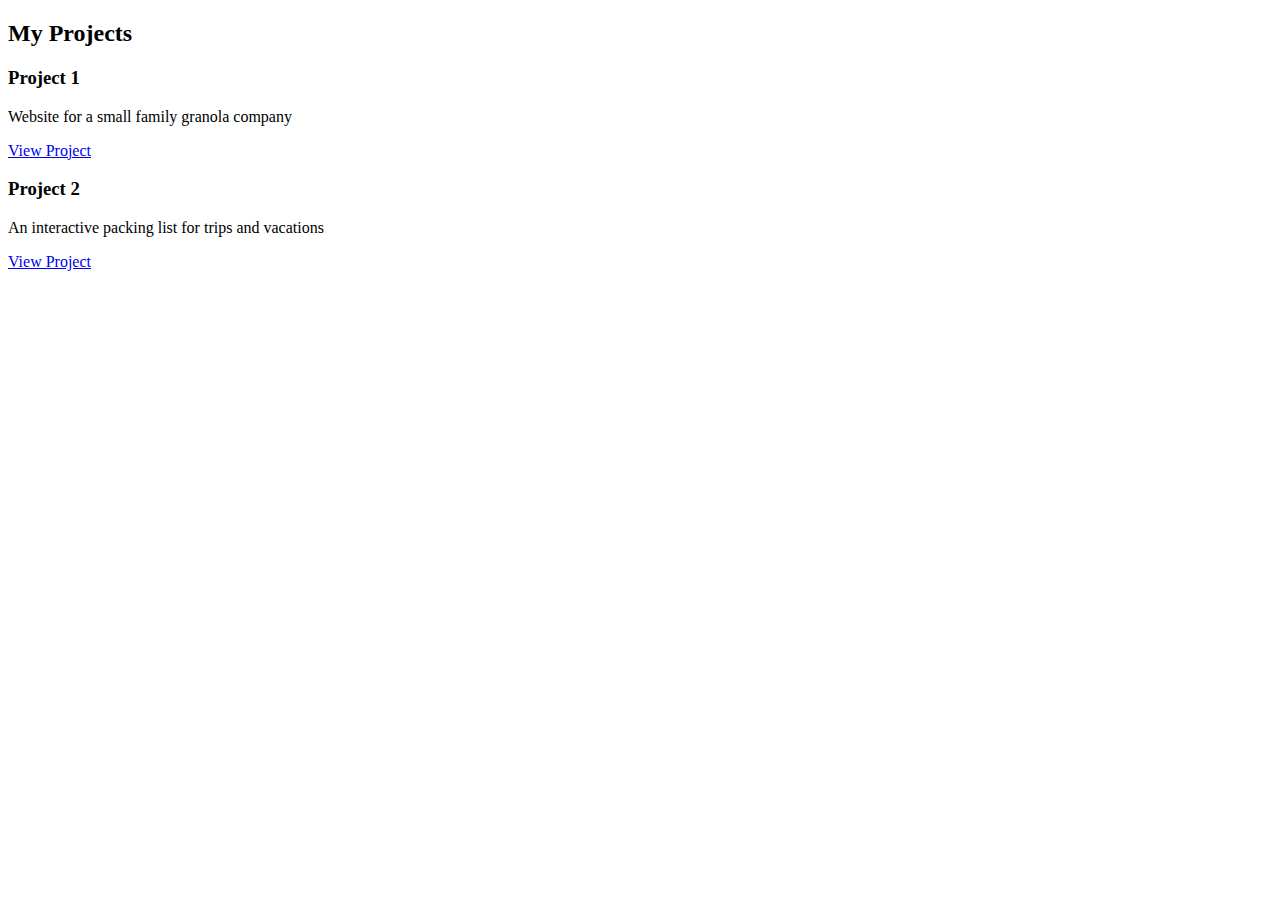
<file: projects.html>
<!DOCTYPE html>
<html lang="en">
<head>
	<meta charset="UTF-8">
	<meta name="viewport" content="width=device-width, initial-scale=1.0">
	<title>My Projects</title>
</head>
<body>
	<section id="projects-list">
		<h2>My Projects</h2>
		<div class="project">
			<h3>Project 1</h3>
			<p>Website for a small family granola company</p>
			<a href="serana814.github.io/mini-project01/" target="_blank">View Project</a>
		</div>
        <div class="project">
            <h3>Project 2</h3>
            <p>An interactive packing list for trips and vacations</p>
            <a href="https://serana814.github.io/packing-list" target="_blank">View Project</a>
        </div>
	</section>
</body>
</html>
</file>
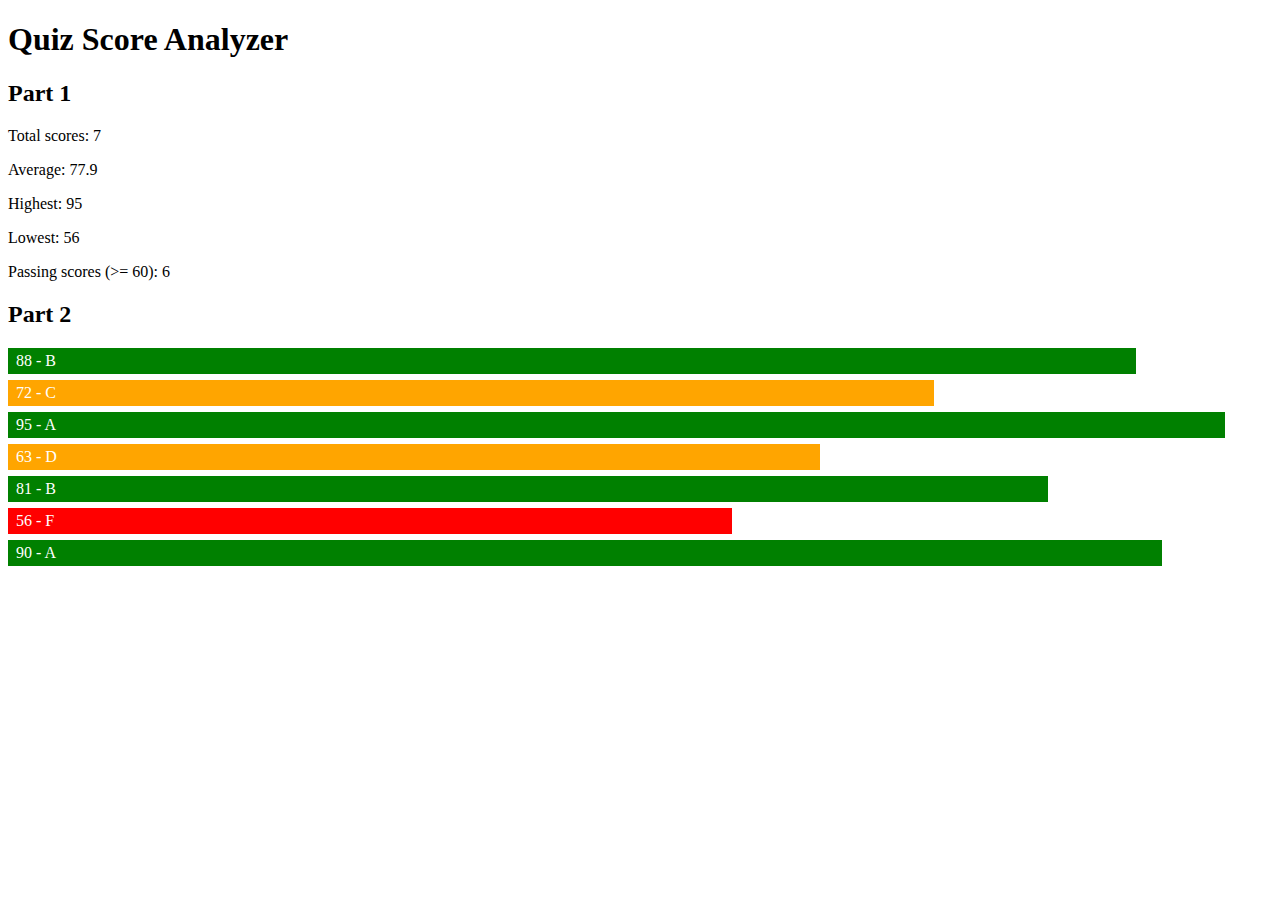
<file: quiz-score-analyzer.html>
<!DOCTYPE html>
<html lang="en">
<head>
    <meta charset="UTF-8">
    <meta name="viewport" content="width=device-width, initial-scale=1.0">
    <title>Score Analyzer</title>
</head>
<body>

    <h1>Quiz Score Analyzer</h1>

    <h2>Part 1</h2>
    <p id="count"></p>
    <p id="average"></p>
    <p id="highest"></p>
    <p id="lowest"></p>
    <p id="passing"></p>

    <h2>Part 2</h2>
    <div id="bars"></div>

    <script>
        const scores = [88, 72, 95, 63, 81, 56, 90];

        // --- Part 1 ---

        // Total count
        document.getElementById("count").textContent = "Total scores: " + scores.length;

        // Average, highest, lowest, passing
        let sum = 0;
        let highest = scores[0];
        let lowest = scores[0];
        let passing = 0;

        for (let i = 0; i < scores.length; i++) {
            sum += scores[i];

            if (scores[i] > highest) {
                highest = scores[i];
            }

            if (scores[i] < lowest) {
                lowest = scores[i];
            }

            if (scores[i] >= 60) {
                passing++;
            }
        }

        document.getElementById("average").textContent = "Average: " + (sum / scores.length).toFixed(1);
        document.getElementById("highest").textContent = "Highest: " + highest;
        document.getElementById("lowest").textContent = "Lowest: " + lowest;
        document.getElementById("passing").textContent = "Passing scores (>= 60): " + passing;

        // --- Part 2 ---

        const barsDiv = document.getElementById("bars");

        for (let i = 0; i < scores.length; i++) {
            const score = scores[i];

            // Get letter grade
            let grade;
            if (score >= 90) {
                grade = "A";
            } else if (score >= 80) {
                grade = "B";
            } else if (score >= 70) {
                grade = "C";
            } else if (score >= 60) {
                grade = "D";
            } else {
                grade = "F";
            }

            // Get color
            let color;
            if (grade === "A" || grade === "B") {
                color = "green";
            } else if (grade === "C" || grade === "D") {
                color = "orange";
            } else {
                color = "red";
            }

            // Build the bar
            const bar = document.createElement("div");
            bar.style.width = score + "%";
            bar.style.backgroundColor = color;
            bar.style.color = "white";
            bar.style.marginBottom = "6px";
            bar.style.padding = "4px 8px";
            bar.textContent = score + " - " + grade;

            barsDiv.appendChild(bar);
        }
    </script>

</body>
</html>
</file>
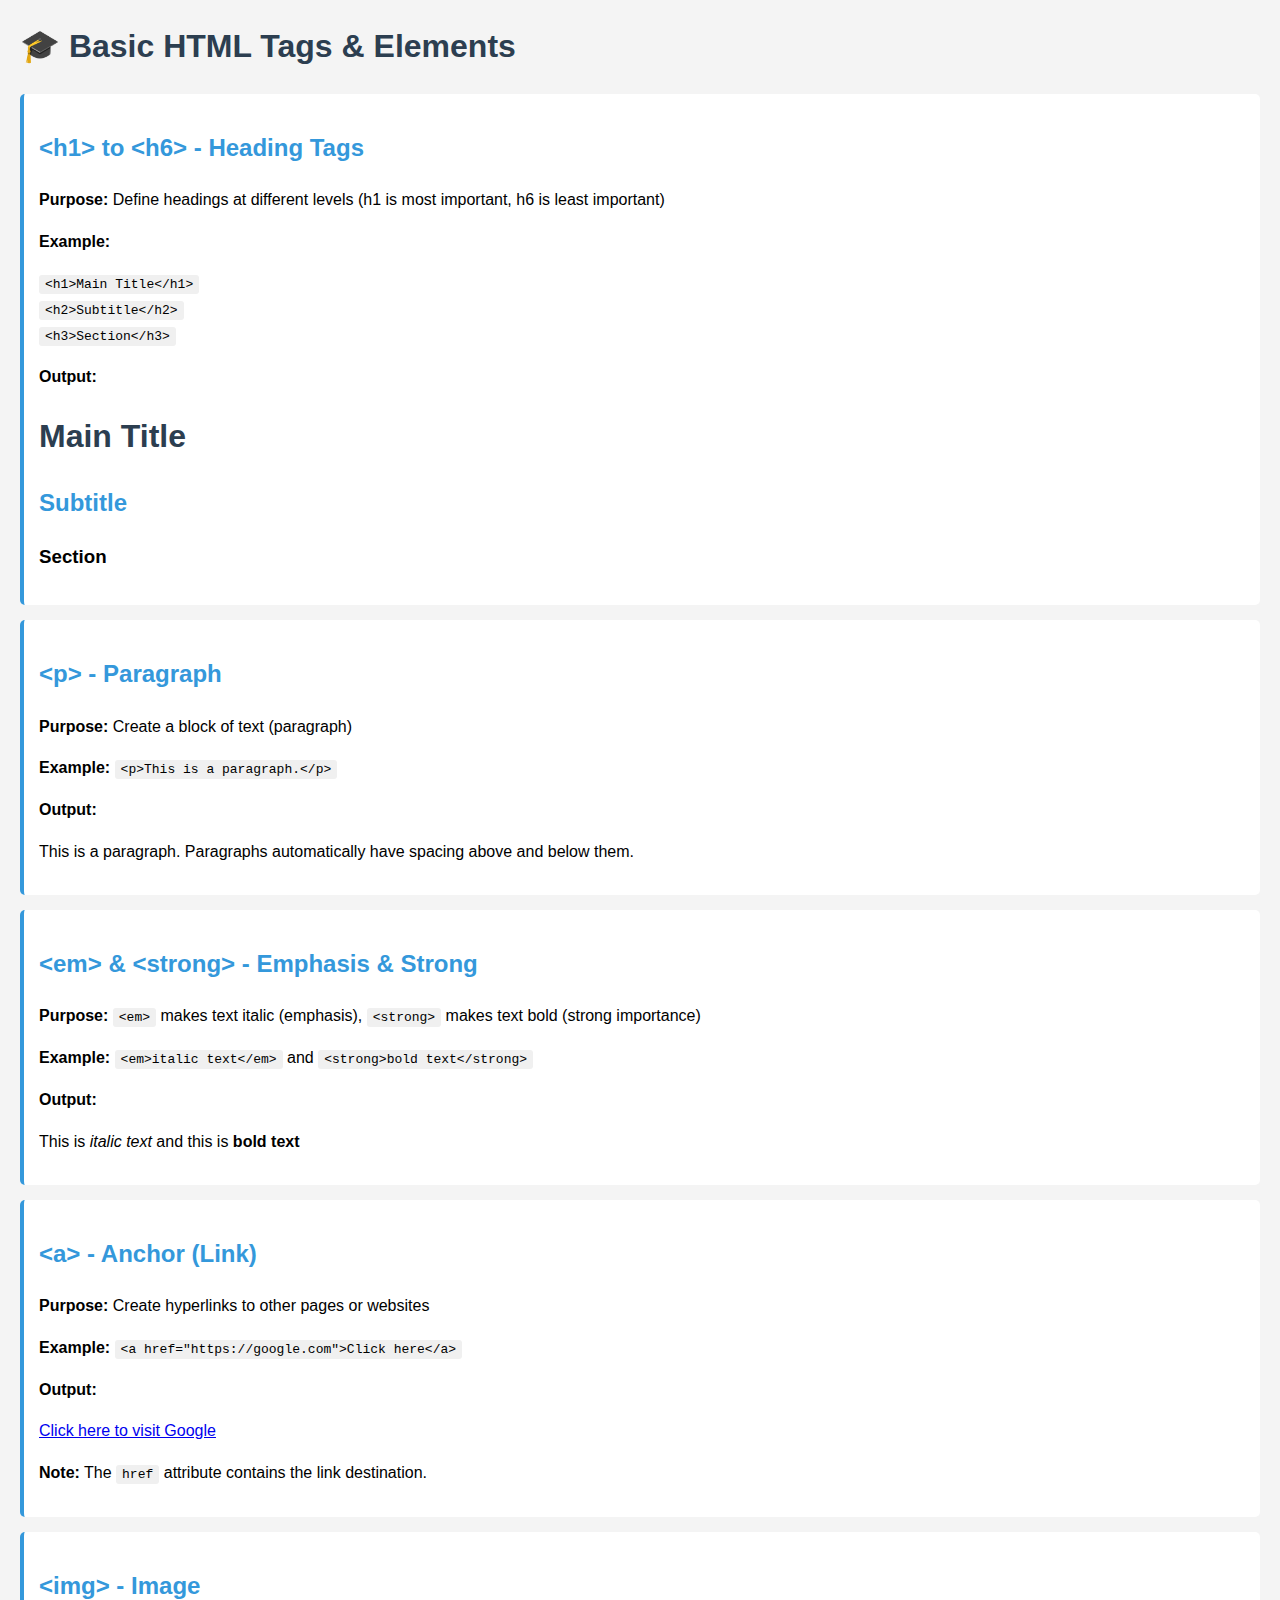
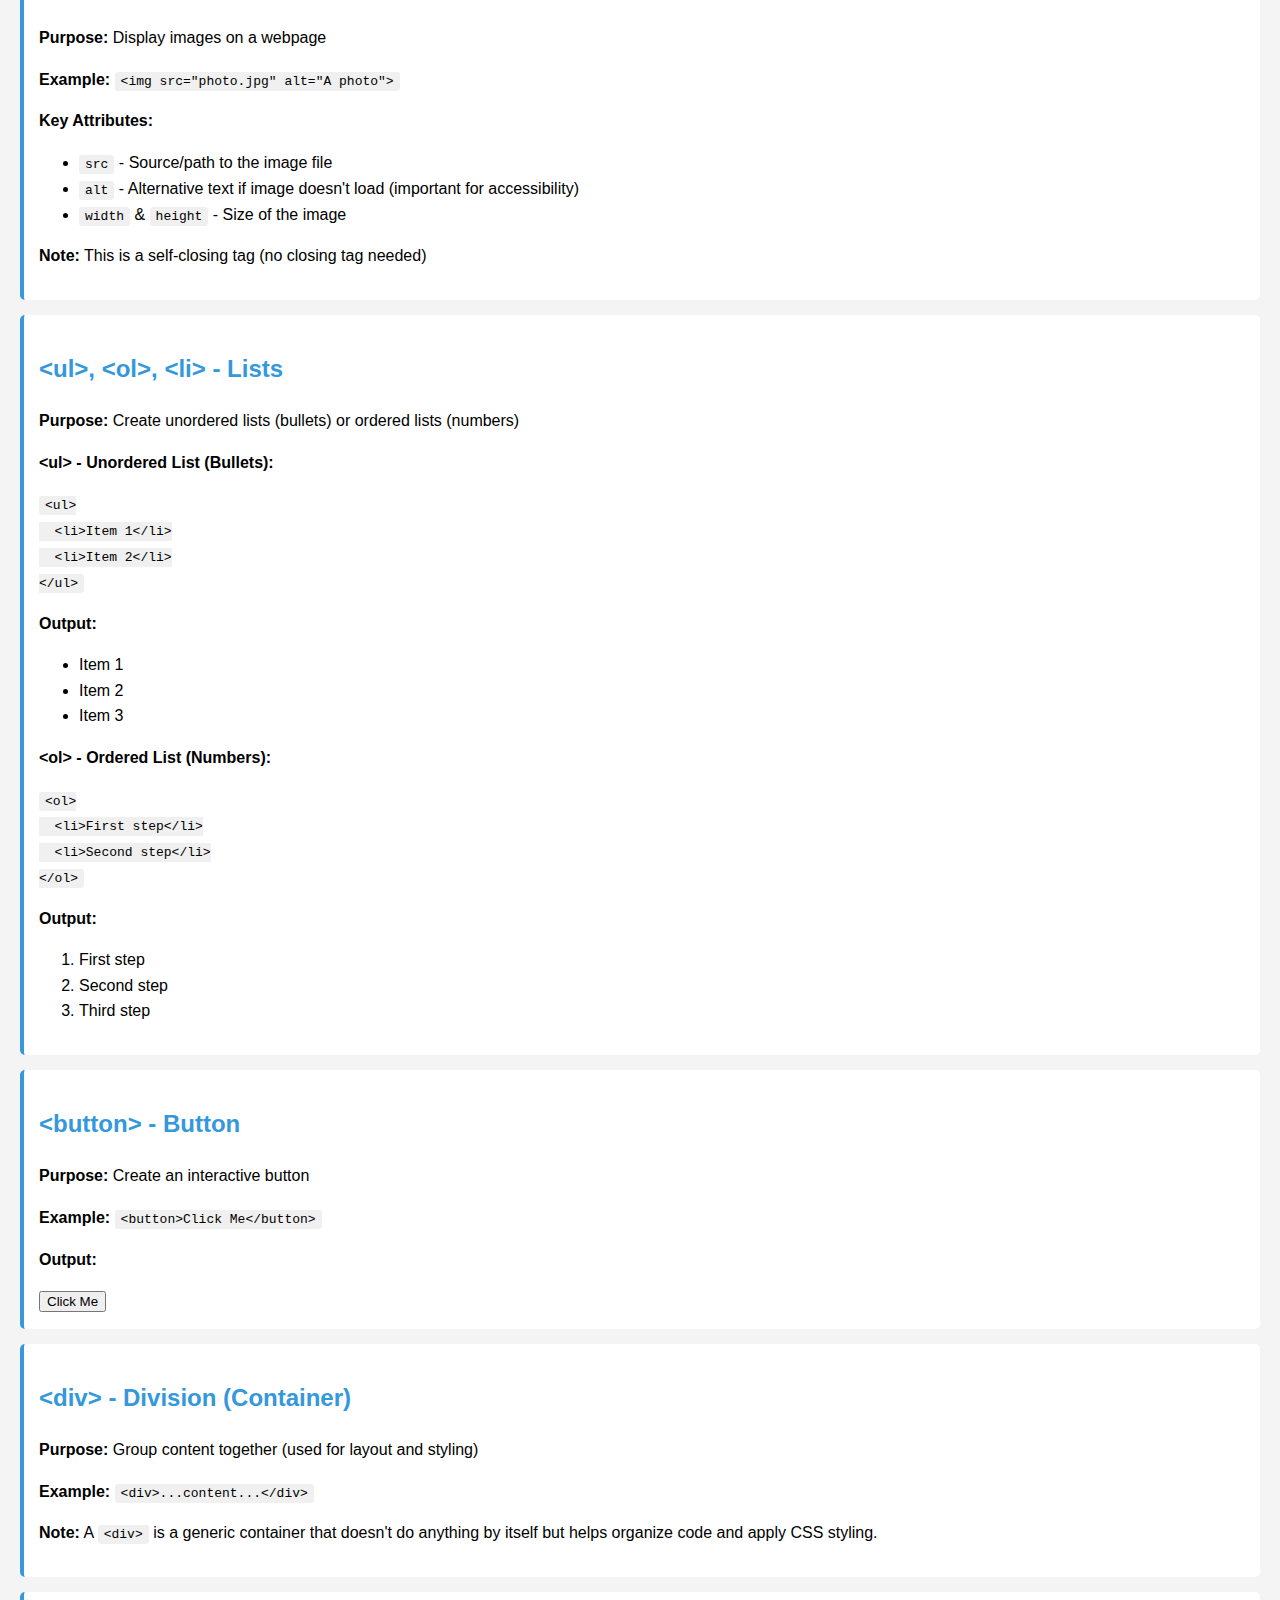
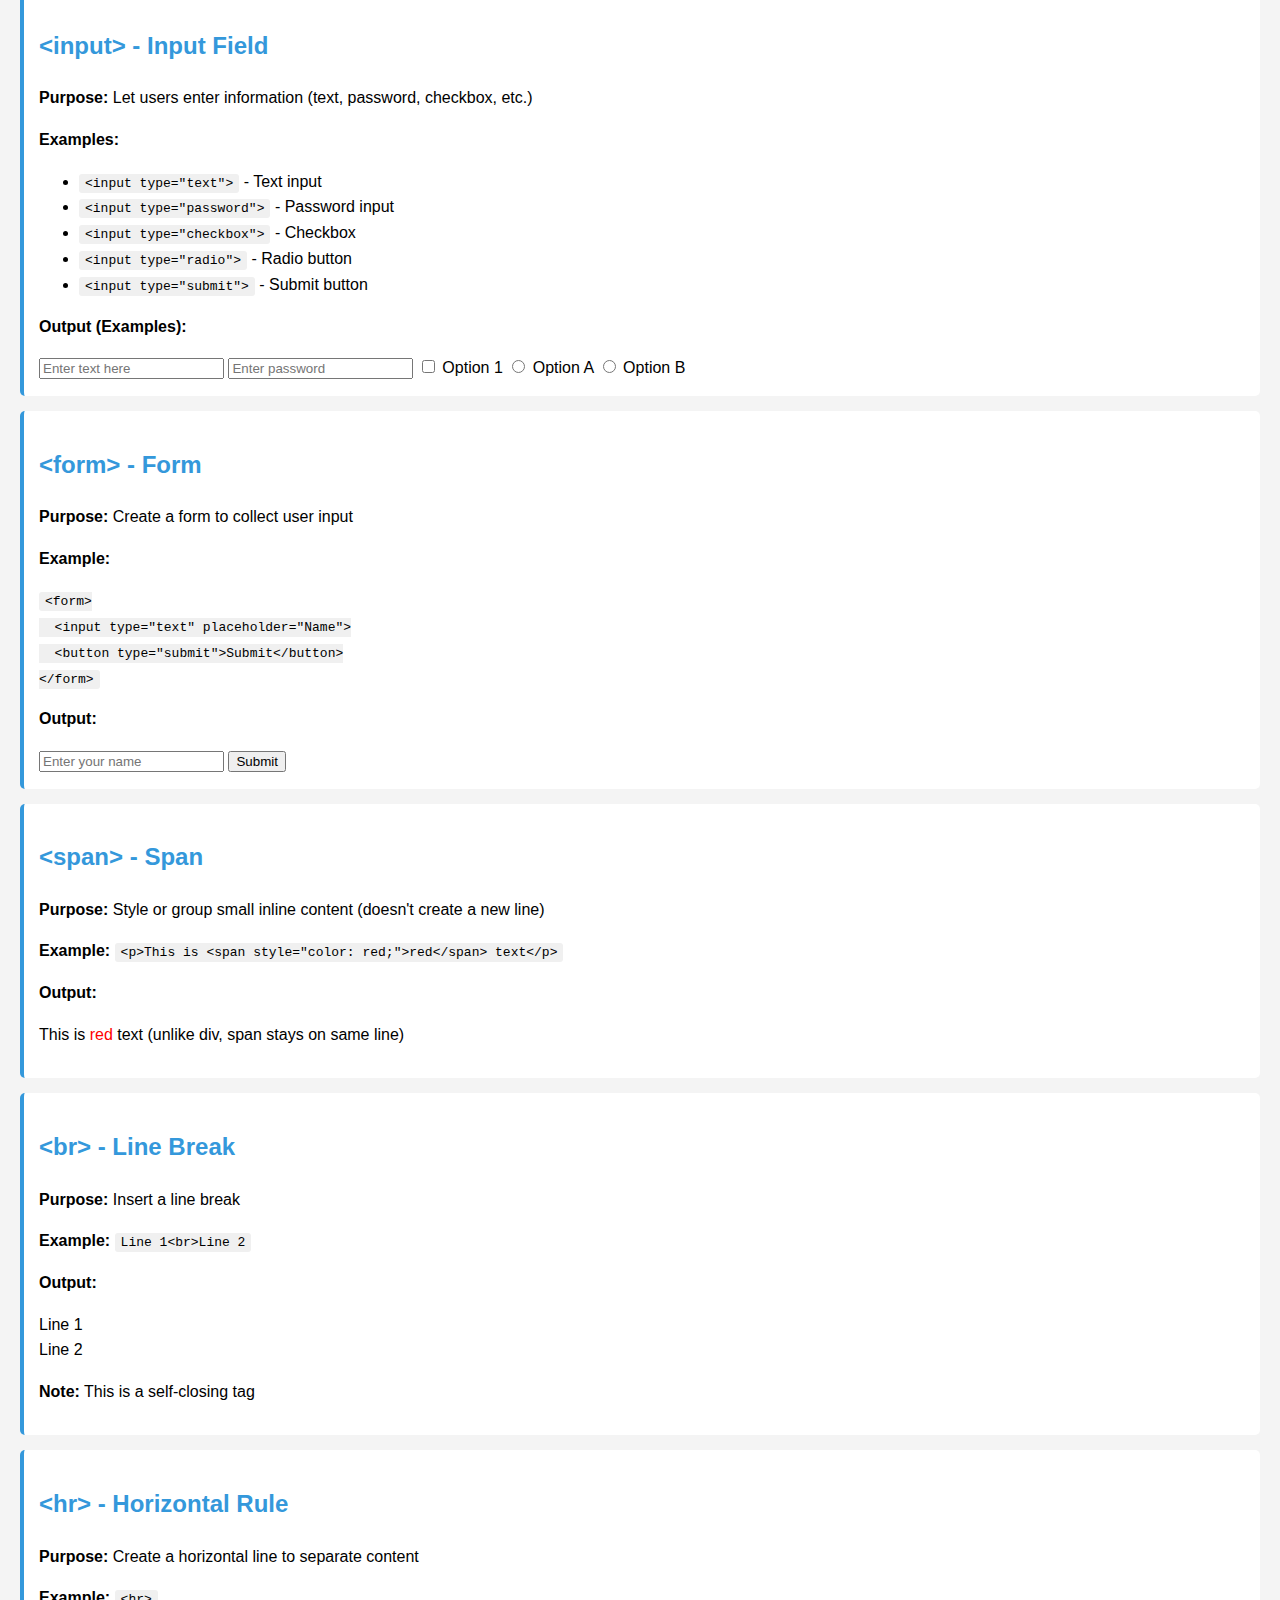
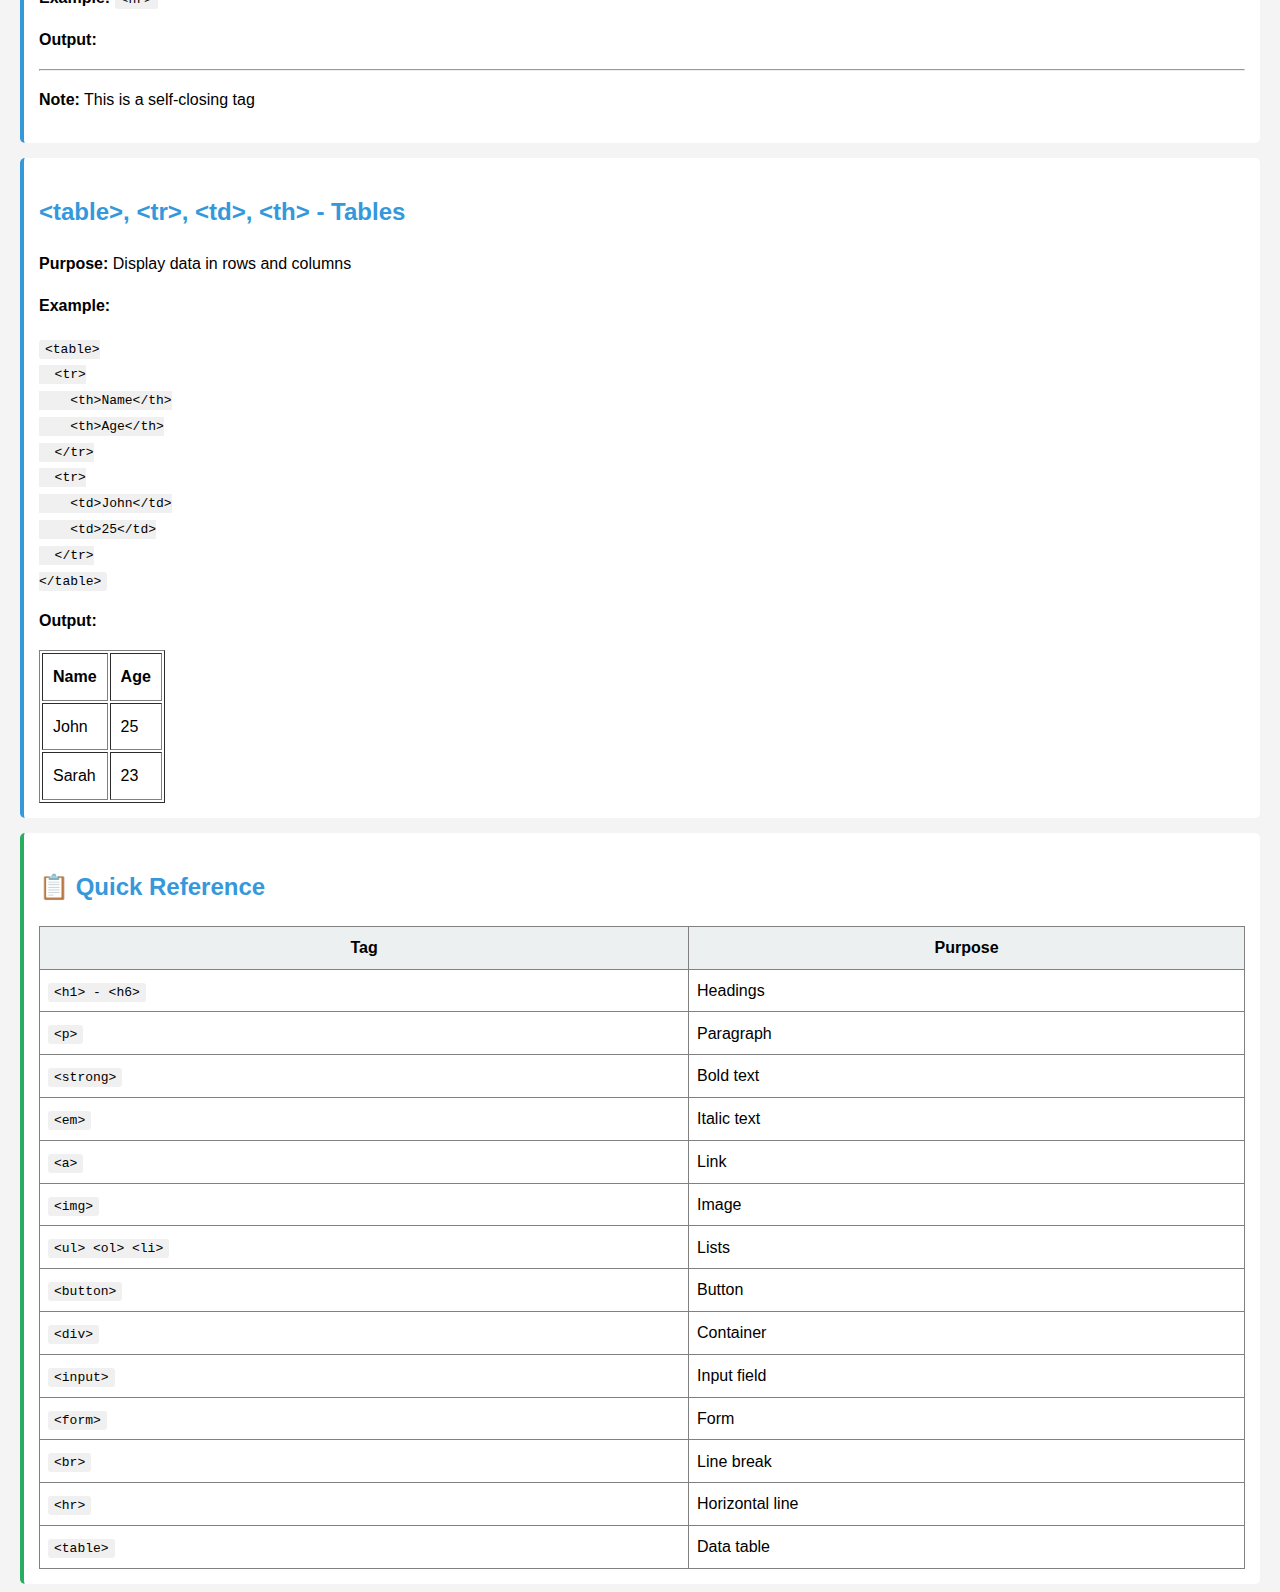
<file: s07 demo.html>
<!DOCTYPE html>
<html lang="en">
<head>
    <meta charset="UTF-8">
    <meta name="viewport" content="width=device-width, initial-scale=1.0">
    <title>Basic HTML Tags & Elements</title>
    <style>
        body {
            font-family: Arial, sans-serif;
            line-height: 1.6;
            margin: 20px;
            background-color: #f4f4f4;
        }
        .tag-section {
            background: white;
            padding: 15px;
            margin: 15px 0;
            border-left: 4px solid #3498db;
            border-radius: 5px;
        }
        code {
            background: #f0f0f0;
            padding: 2px 6px;
            border-radius: 3px;
            font-family: monospace;
        }
        h1 { color: #2c3e50; }
        h2 { color: #3498db; }
    </style>
</head>
<body>
    <h1>🎓 Basic HTML Tags & Elements</h1>

    <!-- HEADING TAGS -->
    <div class="tag-section">
        <h2>&lt;h1&gt; to &lt;h6&gt; - Heading Tags</h2>
        <p><strong>Purpose:</strong> Define headings at different levels (h1 is most important, h6 is least important)</p>
        <p><strong>Example:</strong></p>
        <code>&lt;h1&gt;Main Title&lt;/h1&gt;</code><br>
        <code>&lt;h2&gt;Subtitle&lt;/h2&gt;</code><br>
        <code>&lt;h3&gt;Section&lt;/h3&gt;</code>
        <p><strong>Output:</strong></p>
        <h1>Main Title</h1>
        <h2>Subtitle</h2>
        <h3>Section</h3>
    </div>

    <!-- PARAGRAPH TAG -->
    <div class="tag-section">
        <h2>&lt;p&gt; - Paragraph</h2>
        <p><strong>Purpose:</strong> Create a block of text (paragraph)</p>
        <p><strong>Example:</strong> <code>&lt;p&gt;This is a paragraph.&lt;/p&gt;</code></p>
        <p><strong>Output:</strong></p>
        <p>This is a paragraph. Paragraphs automatically have spacing above and below them.</p>
    </div>

    <!-- EMPHASIS & STRONG -->
    <div class="tag-section">
        <h2>&lt;em&gt; & &lt;strong&gt; - Emphasis & Strong</h2>
        <p><strong>Purpose:</strong> <code>&lt;em&gt;</code> makes text italic (emphasis), <code>&lt;strong&gt;</code> makes text bold (strong importance)</p>
        <p><strong>Example:</strong> <code>&lt;em&gt;italic text&lt;/em&gt;</code> and <code>&lt;strong&gt;bold text&lt;/strong&gt;</code></p>
        <p><strong>Output:</strong></p>
        <p>This is <em>italic text</em> and this is <strong>bold text</strong></p>
    </div>

    <!-- LINK TAG -->
    <div class="tag-section">
        <h2>&lt;a&gt; - Anchor (Link)</h2>
        <p><strong>Purpose:</strong> Create hyperlinks to other pages or websites</p>
        <p><strong>Example:</strong> <code>&lt;a href="https://google.com"&gt;Click here&lt;/a&gt;</code></p>
        <p><strong>Output:</strong></p>
        <p><a href="https://google.com">Click here to visit Google</a></p>
        <p><strong>Note:</strong> The <code>href</code> attribute contains the link destination.</p>
    </div>

    <!-- IMAGE TAG -->
    <div class="tag-section">
        <h2>&lt;img&gt; - Image</h2>
        <p><strong>Purpose:</strong> Display images on a webpage</p>
        <p><strong>Example:</strong> <code>&lt;img src="photo.jpg" alt="A photo"&gt;</code></p>
        <p><strong>Key Attributes:</strong></p>
        <ul>
            <li><code>src</code> - Source/path to the image file</li>
            <li><code>alt</code> - Alternative text if image doesn't load (important for accessibility)</li>
            <li><code>width</code> & <code>height</code> - Size of the image</li>
        </ul>
        <p><strong>Note:</strong> This is a self-closing tag (no closing tag needed)</p>
    </div>

    <!-- LISTS -->
    <div class="tag-section">
        <h2>&lt;ul&gt;, &lt;ol&gt;, &lt;li&gt; - Lists</h2>
        <p><strong>Purpose:</strong> Create unordered lists (bullets) or ordered lists (numbers)</p>
        <p><strong>&lt;ul&gt; - Unordered List (Bullets):</strong></p>
        <code>&lt;ul&gt;<br>
        &nbsp;&nbsp;&lt;li&gt;Item 1&lt;/li&gt;<br>
        &nbsp;&nbsp;&lt;li&gt;Item 2&lt;/li&gt;<br>
        &lt;/ul&gt;</code>
        <p><strong>Output:</strong></p>
        <ul>
            <li>Item 1</li>
            <li>Item 2</li>
            <li>Item 3</li>
        </ul>

        <p><strong>&lt;ol&gt; - Ordered List (Numbers):</strong></p>
        <code>&lt;ol&gt;<br>
        &nbsp;&nbsp;&lt;li&gt;First step&lt;/li&gt;<br>
        &nbsp;&nbsp;&lt;li&gt;Second step&lt;/li&gt;<br>
        &lt;/ol&gt;</code>
        <p><strong>Output:</strong></p>
        <ol>
            <li>First step</li>
            <li>Second step</li>
            <li>Third step</li>
        </ol>
    </div>

    <!-- BUTTON TAG -->
    <div class="tag-section">
        <h2>&lt;button&gt; - Button</h2>
        <p><strong>Purpose:</strong> Create an interactive button</p>
        <p><strong>Example:</strong> <code>&lt;button&gt;Click Me&lt;/button&gt;</code></p>
        <p><strong>Output:</strong></p>
        <button>Click Me</button>
    </div>

    <!-- DIV TAG -->
    <div class="tag-section">
        <h2>&lt;div&gt; - Division (Container)</h2>
        <p><strong>Purpose:</strong> Group content together (used for layout and styling)</p>
        <p><strong>Example:</strong> <code>&lt;div&gt;...content...&lt;/div&gt;</code></p>
        <p><strong>Note:</strong> A <code>&lt;div&gt;</code> is a generic container that doesn't do anything by itself but helps organize code and apply CSS styling.</p>
    </div>

    <!-- INPUT TAG -->
    <div class="tag-section">
        <h2>&lt;input&gt; - Input Field</h2>
        <p><strong>Purpose:</strong> Let users enter information (text, password, checkbox, etc.)</p>
        <p><strong>Examples:</strong></p>
        <ul>
            <li><code>&lt;input type="text"&gt;</code> - Text input</li>
            <li><code>&lt;input type="password"&gt;</code> - Password input</li>
            <li><code>&lt;input type="checkbox"&gt;</code> - Checkbox</li>
            <li><code>&lt;input type="radio"&gt;</code> - Radio button</li>
            <li><code>&lt;input type="submit"&gt;</code> - Submit button</li>
        </ul>
        <p><strong>Output (Examples):</strong></p>
        <input type="text" placeholder="Enter text here">
        <input type="password" placeholder="Enter password">
        <input type="checkbox"> Option 1
        <input type="radio" name="choice"> Option A
        <input type="radio" name="choice"> Option B
    </div>

    <!-- FORM TAG -->
    <div class="tag-section">
        <h2>&lt;form&gt; - Form</h2>
        <p><strong>Purpose:</strong> Create a form to collect user input</p>
        <p><strong>Example:</strong></p>
        <code>&lt;form&gt;<br>
        &nbsp;&nbsp;&lt;input type="text" placeholder="Name"&gt;<br>
        &nbsp;&nbsp;&lt;button type="submit"&gt;Submit&lt;/button&gt;<br>
        &lt;/form&gt;</code>
        <p><strong>Output:</strong></p>
        <form>
            <input type="text" placeholder="Enter your name">
            <button type="submit">Submit</button>
        </form>
    </div>

    <!-- SPAN TAG -->
    <div class="tag-section">
        <h2>&lt;span&gt; - Span</h2>
        <p><strong>Purpose:</strong> Style or group small inline content (doesn't create a new line)</p>
        <p><strong>Example:</strong> <code>&lt;p&gt;This is &lt;span style="color: red;"&gt;red&lt;/span&gt; text&lt;/p&gt;</code></p>
        <p><strong>Output:</strong></p>
        <p>This is <span style="color: red;">red</span> text (unlike div, span stays on same line)</p>
    </div>

    <!-- BR TAG -->
    <div class="tag-section">
        <h2>&lt;br&gt; - Line Break</h2>
        <p><strong>Purpose:</strong> Insert a line break</p>
        <p><strong>Example:</strong> <code>Line 1&lt;br&gt;Line 2</code></p>
        <p><strong>Output:</strong></p>
        <p>Line 1<br>Line 2</p>
        <p><strong>Note:</strong> This is a self-closing tag</p>
    </div>

    <!-- HR TAG -->
    <div class="tag-section">
        <h2>&lt;hr&gt; - Horizontal Rule</h2>
        <p><strong>Purpose:</strong> Create a horizontal line to separate content</p>
        <p><strong>Example:</strong> <code>&lt;hr&gt;</code></p>
        <p><strong>Output:</strong></p>
        <hr>
        <p><strong>Note:</strong> This is a self-closing tag</p>
    </div>

    <!-- TABLE -->
    <div class="tag-section">
        <h2>&lt;table&gt;, &lt;tr&gt;, &lt;td&gt;, &lt;th&gt; - Tables</h2>
        <p><strong>Purpose:</strong> Display data in rows and columns</p>
        <p><strong>Example:</strong></p>
        <code>&lt;table&gt;<br>
        &nbsp;&nbsp;&lt;tr&gt;<br>
        &nbsp;&nbsp;&nbsp;&nbsp;&lt;th&gt;Name&lt;/th&gt;<br>
        &nbsp;&nbsp;&nbsp;&nbsp;&lt;th&gt;Age&lt;/th&gt;<br>
        &nbsp;&nbsp;&lt;/tr&gt;<br>
        &nbsp;&nbsp;&lt;tr&gt;<br>
        &nbsp;&nbsp;&nbsp;&nbsp;&lt;td&gt;John&lt;/td&gt;<br>
        &nbsp;&nbsp;&nbsp;&nbsp;&lt;td&gt;25&lt;/td&gt;<br>
        &nbsp;&nbsp;&lt;/tr&gt;<br>
        &lt;/table&gt;</code>
        <p><strong>Output:</strong></p>
        <table border="1" cellpadding="10">
            <tr>
                <th>Name</th>
                <th>Age</th>
            </tr>
            <tr>
                <td>John</td>
                <td>25</td>
            </tr>
            <tr>
                <td>Sarah</td>
                <td>23</td>
            </tr>
        </table>
    </div>

    <!-- SUMMARY -->
    <div class="tag-section" style="border-left-color: #27ae60;">
        <h2>📋 Quick Reference</h2>
        <table border="1" cellpadding="8" style="width: 100%; border-collapse: collapse;">
            <tr style="background: #ecf0f1;">
                <th>Tag</th>
                <th>Purpose</th>
            </tr>
            <tr>
                <td><code>&lt;h1&gt; - &lt;h6&gt;</code></td>
                <td>Headings</td>
            </tr>
            <tr>
                <td><code>&lt;p&gt;</code></td>
                <td>Paragraph</td>
            </tr>
            <tr>
                <td><code>&lt;strong&gt;</code></td>
                <td>Bold text</td>
            </tr>
            <tr>
                <td><code>&lt;em&gt;</code></td>
                <td>Italic text</td>
            </tr>
            <tr>
                <td><code>&lt;a&gt;</code></td>
                <td>Link</td>
            </tr>
            <tr>
                <td><code>&lt;img&gt;</code></td>
                <td>Image</td>
            </tr>
            <tr>
                <td><code>&lt;ul&gt; &lt;ol&gt; &lt;li&gt;</code></td>
                <td>Lists</td>
            </tr>
            <tr>
                <td><code>&lt;button&gt;</code></td>
                <td>Button</td>
            </tr>
            <tr>
                <td><code>&lt;div&gt;</code></td>
                <td>Container</td>
            </tr>
            <tr>
                <td><code>&lt;input&gt;</code></td>
                <td>Input field</td>
            </tr>
            <tr>
                <td><code>&lt;form&gt;</code></td>
                <td>Form</td>
            </tr>
            <tr>
                <td><code>&lt;br&gt;</code></td>
                <td>Line break</td>
            </tr>
            <tr>
                <td><code>&lt;hr&gt;</code></td>
                <td>Horizontal line</td>
            </tr>
            <tr>
                <td><code>&lt;table&gt;</code></td>
                <td>Data table</td>
            </tr>
        </table>
    </div>

</body>
</html>
</file>
<file: css/about-me.css>
* {
    margin: 0;
    padding: 0;
    box-sizing: border-box;
}

body {
    font-family: 'Segoe UI', Tahoma, Geneva, Verdana, sans-serif;
    line-height: 1.7;
    color: #2c3e50;
    background: linear-gradient(135deg, #f5f7fa 0%, #c3cfe2 100%);
    min-height: 100vh;
}

/* Header Styles */
header {
    background: linear-gradient(135deg, #667eea 0%, #764ba2 100%);
    color: white;
    padding: 80px 20px;
    text-align: center;
    box-shadow: 0 4px 6px rgba(0, 0, 0, 0.1);
}

header h1 {
    font-size: 3em;
    margin-bottom: 10px;
    font-weight: 700;
    letter-spacing: 1px;
}

header p {
    font-size: 1.1em;
    font-weight: 300;
    opacity: 0.95;
}

/* Navigation Styles */
nav {
    background-color: white;
    border-bottom: 1px solid #e0e0e0;
    padding: 20px;
    position: sticky;
    top: 0;
    z-index: 100;
    box-shadow: 0 2px 4px rgba(0, 0, 0, 0.05);
}

nav ul {
    list-style: none;
    display: flex;
    justify-content: center;
    gap: 40px;
    flex-wrap: wrap;
    max-width: 1000px;
    margin: 0 auto;
}

nav a {
    color: #667eea;
    text-decoration: none;
    font-weight: 600;
    font-size: 0.95em;
    transition: all 0.3s ease;
    border-bottom: 2px solid transparent;
    padding-bottom: 5px;
}

nav a:hover {
    color: #764ba2;
    border-bottom: 2px solid #764ba2;
}

/* Main Content Styles */
main {
    max-width: 900px;
    margin: 50px auto;
    padding: 0 30px;
}

section {
    background: white;
    margin-bottom: 40px;
    padding: 40px;
    border-radius: 10px;
    box-shadow: 0 4px 15px rgba(0, 0, 0, 0.08);
    transition: transform 0.3s ease, box-shadow 0.3s ease;
}

section:hover {
    transform: translateY(-5px);
    box-shadow: 0 8px 25px rgba(0, 0, 0, 0.12);
}

section h2 {
    color: #667eea;
    margin-bottom: 30px;
    font-size: 2em;
    border-bottom: 3px solid #764ba2;
    padding-bottom: 15px;
    font-weight: 700;
}

/* Article Styles */
article {
    margin-bottom: 30px;
    padding: 0;
}

article:last-child {
    margin-bottom: 0;
}

article h3 {
    color: #764ba2;
    margin-bottom: 15px;
    font-size: 1.3em;
    font-weight: 600;
}

article p {
    margin: 15px 0;
    color: #2c3e50;
    line-height: 1.8;
}

article ul {
    margin: 20px 0 20px 30px;
    color: #2c3e50;
}

article li {
    margin: 12px 0;
    line-height: 1.7;
}

article a {
    color: #667eea;
    text-decoration: none;
    font-weight: 500;
    border-bottom: 2px solid #667eea;
    transition: all 0.3s ease;
}

article a:hover {
    color: #764ba2;
    border-bottom: 2px solid #764ba2;
}

/* Footer Styles */
footer {
    background-color: #2c3e50;
    color: white;
    text-align: center;
    padding: 40px 20px;
    margin-top: 60px;
    border-top: 3px solid #667eea;
}

footer p {
    margin: 10px 0;
    font-size: 0.95em;
}

footer a {
    color: #667eea;
    text-decoration: none;
    border-bottom: 1px solid #667eea;
    transition: all 0.3s ease;
}

footer a:hover {
    color: #764ba2;
    border-bottom: 1px solid #764ba2;
}

/* Responsive Design */
@media (max-width: 768px) {
    header h1 {
        font-size: 2.2em;
    }

    nav ul {
        gap: 20px;
    }

    section {
        padding: 25px;
    }

    main {
        margin: 30px auto;
        padding: 0 20px;
    }
}
</file>
<file: css/contact.css>
/* Contact Form Styling */

body {
    font-family: Arial, sans-serif;
    background: linear-gradient(135deg, #667eea 0%, #764ba2 100%);
    margin: 0;
    padding: 20px;
    min-height: 100vh;
    display: flex;
    justify-content: center;
    align-items: center;
}

.container {
    background-color: white;
    padding: 40px;
    border-radius: 8px;
    box-shadow: 0 4px 6px rgba(0, 0, 0, 0.1);
    max-width: 500px;
    width: 100%;
}

h1 {
    text-align: center;
    color: #333;
    margin-bottom: 30px;
}

form {
    display: flex;
    flex-direction: column;
}

.form-group {
    margin-bottom: 20px;
    display: flex;
    flex-direction: column;
}

label {
    margin-bottom: 8px;
    color: #333;
    font-weight: bold;
    font-size: 14px;
}

input[type="text"],
input[type="email"],
textarea {
    padding: 12px;
    border: 1px solid #ddd;
    border-radius: 4px;
    font-size: 14px;
    font-family: Arial, sans-serif;
    transition: border-color 0.3s ease;
}

input[type="text"]:focus,
input[type="email"]:focus,
textarea:focus {
    outline: none;
    border-color: #667eea;
    box-shadow: 0 0 5px rgba(102, 126, 234, 0.2);
}

textarea {
    resize: vertical;
    min-height: 120px;
}

button {
    padding: 12px;
    background-color: #667eea;
    color: white;
    border: none;
    border-radius: 4px;
    font-size: 16px;
    font-weight: bold;
    cursor: pointer;
    transition: background-color 0.3s ease;
}

button:hover {
    background-color: #5568d3;
}

button:active {
    background-color: #4452b8;
}
</file>
<file: css/interests.css>
/* Basic CSS Styles */

body {
    font-family: Arial, sans-serif;
    background-color: #f4f4f4;
    color: #333;
    margin: 0;
    padding: 0;
}

h1 {
    color: #2c3e50;
    text-align: center;
}

p {
    line-height: 1.6;
    margin: 20px;
}

.container {
    width: 80%;
    margin: auto;
    overflow: hidden;
}

.button {
    display: inline-block;
    font-size: 16px;
    color: #fff;
    background-color: #3498db;
    padding: 10px 20px;
    text-decoration: none;
    border-radius: 5px;
    transition: all 0.3s ease;
}

.button:hover {
    background-color: #2980b9;
    transform: scale(1.05);
}
</file>
